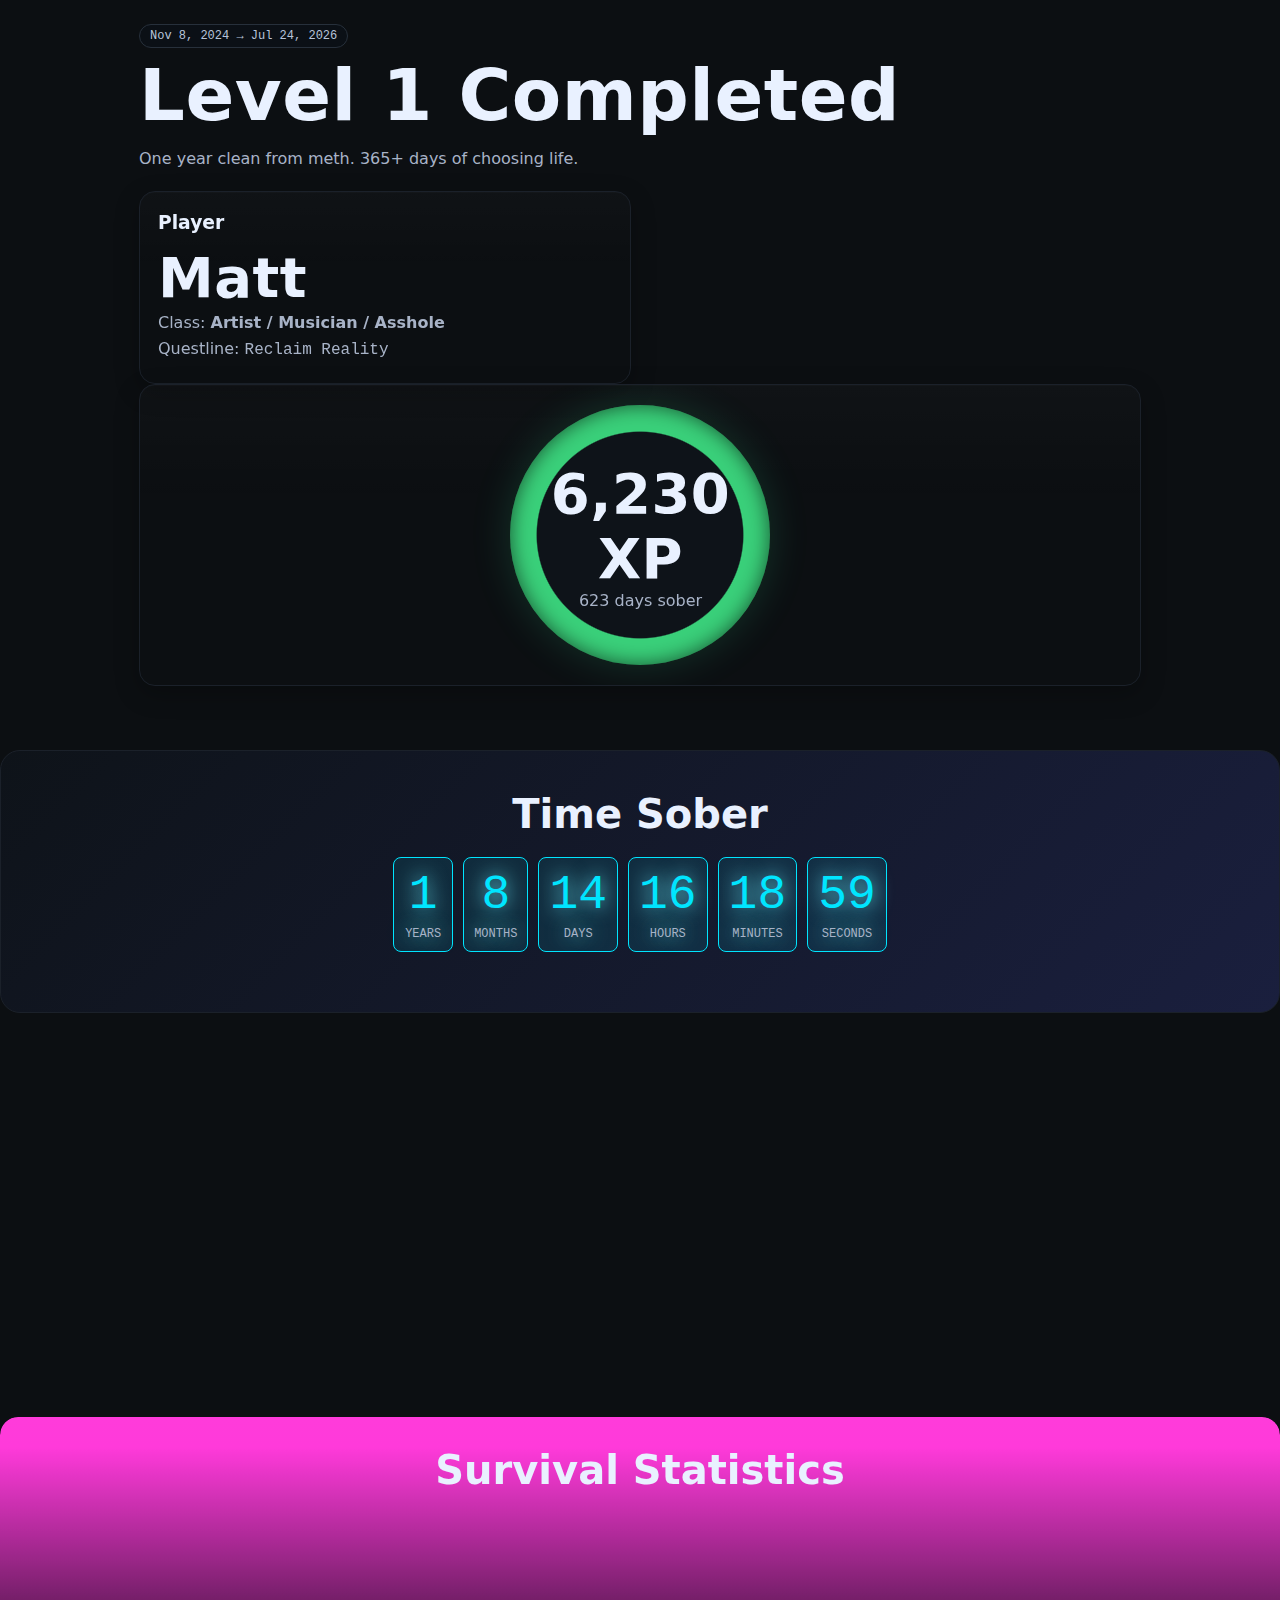
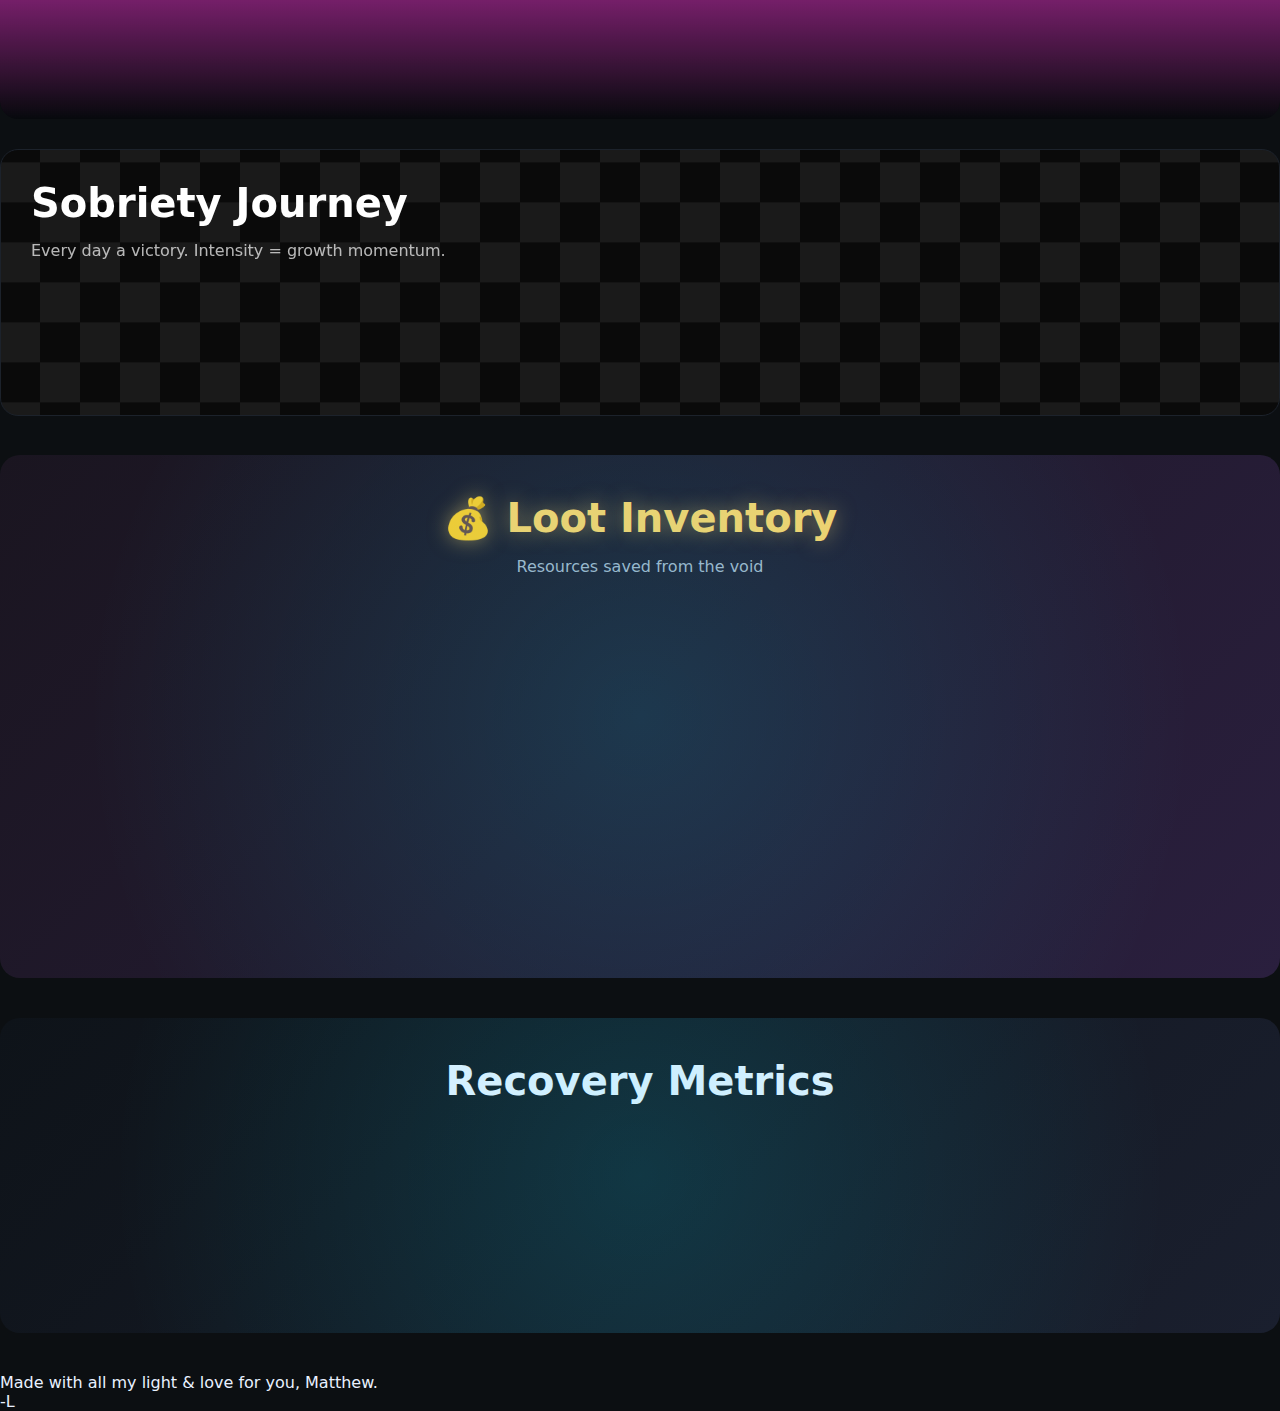
<file: index.html>
<!DOCTYPE html>
<html lang="en">
<head>
<meta charset="utf-8" />
<meta name="viewport" content="width=device-width, initial-scale=1" />
<title>Level 1 Completed — Matt's One Year Sober</title>
<link href="https://fonts.googleapis.com/css2?family=Dancing+Script:wght@400;700&display=swap" rel="stylesheet">
<style>
  :root{
    --bg:#0c0f12;
    --ink:#0a0a0c;
    --card:#11151a;
    --text:#e9f1ff;
    --muted:#a8b3c7;
    --neon:#00e5ff;
    --neon2:#ff2bd6;
    --glow:#6df0ff;
    --gold:#ffd166;
    --green:#3ad07a;
    --red:#ff6b6b;
    --orange:#ff9f1a;
    --legendary:#9945ff;
    --neon-orange: #FF4500;
    --neon-fuchsia: #FF1493;
    --dark-cyan: #008B8B;
    --neon-purple: #9370DB;
    --neon-lime: #32CD32;
    --grey-black: #2C2C2C;
    --black: #000000;
  }
  
  *{box-sizing:border-box}
  html,body{margin:0;background:var(--bg);color:var(--text);font-family:"Inter",system-ui,-apple-system,Segoe UI,Roboto,Arial,sans-serif;overflow-x:hidden}
  html { scroll-snap-type: y mandatory; scroll-behavior: smooth; }
  .wrap{max-width:1050px;margin:0 auto;padding:24px;position:relative}
  h1,h2,h3{font-family:"Space Grotesk",system-ui,sans-serif;margin:0 0 12px}
  h1{font-size:clamp(38px,6vw,72px);line-height:1.05;letter-spacing:.5px}
  h2{font-size:clamp(24px,3.6vw,40px)}
  p{color:var(--muted);line-height:1.6;margin:0}

  /* ====== RADIAL BURST BACKGROUND ====== */
  .burst-container{
    position:fixed;
    inset:0;
    z-index:-2;
    overflow:hidden;
  }
  
  .burst{
    position:absolute;
    width:200%;
    height:200%;
    top:50%;
    left:50%;
    transform:translate(-50%, -50%) scale(0);
    background:
      radial-gradient(circle at 50% 50%, rgba(255,43,214,.15) 0%, transparent 30%),
      radial-gradient(circle at 50% 50%, rgba(0,229,255,.12) 10%, transparent 40%),
      radial-gradient(circle at 50% 50%, rgba(255,195,0,.08) 20%, transparent 50%);
    animation: radialExpand 3s ease-out forwards;
    filter: blur(1px);
  }
  
  @keyframes radialExpand {
    to {
      transform: translate(-50%, -50%) scale(1.5);
    }
  }

  /* ====== STRING/WEB LINES ====== */
  .string-container{
    position:fixed;
    inset:0;
    z-index:-1;
    pointer-events:none;
    overflow:hidden;
  }
  
  .string-line{
    position:absolute;
    height:1px;
    background:linear-gradient(90deg, transparent, var(--neon2), transparent);
    opacity:0;
    transform-origin:left center;
    animation: stringPull 2s ease-out forwards;
  }
  
  .string-line:nth-child(1){
    top:20%;left:-100%;right:-100%;
    animation-delay:0.2s;
    transform:rotate(-15deg);
  }
  
  .string-line:nth-child(2){
    top:40%;left:-100%;right:-100%;
    animation-delay:0.4s;
    transform:rotate(10deg);
  }
  
  .string-line:nth-child(3){
    top:60%;left:-100%;right:-100%;
    animation-delay:0.6s;
    transform:rotate(-8deg);
  }
  
  .string-line:nth-child(4){
    top:80%;left:-100%;right:-100%;
    animation-delay:0.8s;
    transform:rotate(5deg);
  }
  
  @keyframes stringPull {
    0% {
      opacity:0;
      transform:scaleX(0) rotate(var(--rotate, 0deg));
    }
    50% {
      opacity:0.6;
    }
    100% {
      opacity:0.3;
      transform:scaleX(1) rotate(0deg);
    }
  }

  /* ====== CHECKERBOARD WITH DISTORTION ====== */
  .checker{
    --size:40px;
    position:relative;
    background:
      repeating-conic-gradient(#1a1a1a 0% 25%, #0a0a0a 0% 50%) 50% / calc(var(--size)*2) calc(var(--size)*2);
    border-radius:18px;
    border:1px solid #1c222b;
    padding:30px;
    margin:30px 0;
    transform-style:preserve-3d;
    perspective:1000px;
    transition:transform 0.6s cubic-bezier(0.4, 0, 0.2, 1);
    will-change:transform;
  }
  
  .checker.in-view{
    animation: checkerWarp 2s ease-out;
  }
  
  @keyframes checkerWarp {
    0% {
      transform:perspective(1000px) rotateX(45deg) scale(0.8);
      opacity:0;
    }
    50% {
      transform:perspective(1000px) rotateX(15deg) scale(0.95);
    }
    100% {
      transform:perspective(1000px) rotateX(0) scale(1);
      opacity:1;
    }
  }

  /* ====== DRIP TRANSITION EFFECT ====== */
  .drip-section{
    position:relative;
    overflow:hidden;
    border-radius:18px;
    background:linear-gradient(180deg,#0e1319,#07090d);
    margin:30px 0;
    padding:30px;
  }
  
  .drip-mask{
    position:absolute;
    top:-100%;
    left:0;
    right:0;
    height:200%;
    background:linear-gradient(180deg, 
      transparent 0%, 
      var(--neon2) 45%, 
      var(--neon2) 55%, 
      transparent 100%);
    animation: dripDown 1.5s cubic-bezier(0.7, 0, 0.3, 1) forwards;
    mix-blend-mode:screen;
    pointer-events:none;
  }
  
  @keyframes dripDown {
    to {
      top:100%;
    }
  }

  /* ====== CARDS WITH PARALLAX ====== */
  .card{
    background:linear-gradient(180deg, rgba(255,255,255,.02), rgba(255,255,255,0) 40%);
    border:1px solid #1b212a;
    border-radius:16px;
    padding:20px 18px;
    box-shadow:0 8px 24px rgba(0,0,0,.25), inset 0 1px 0 rgba(255,255,255,.02);
    backdrop-filter: blur(4px);
    position:relative;
    overflow:hidden;
    transform:translateY(50px);
    opacity:0;
    transition:all 0.8s cubic-bezier(0.4, 0, 0.2, 1);
  }
  
  .card.visible{
    transform:translateY(0);
    opacity:1;
  }
  
  .card::before{
    content:"";
    position:absolute;
    top:-50%;
    left:-50%;
    width:200%;
    height:200%;
    background:radial-gradient(circle, rgba(255,255,255,0.05) 0%, transparent 70%);
    opacity:0;
    transition:opacity 0.3s;
    pointer-events:none;
  }
  
  .card:hover::before{
    opacity:1;
  }

  /* ====== SVG PATH ANIMATIONS ====== */
  .svg-container{
    position:absolute;
    top:0;
    left:0;
    width:100%;
    height:100%;
    pointer-events:none;
    z-index:-1;
  }
  
  .path-draw{
    stroke:var(--neon);
    stroke-width:2;
    fill:none;
    stroke-dasharray:1000;
    stroke-dashoffset:1000;
    opacity:0.3;
    filter:drop-shadow(0 0 10px var(--neon));
  }
  
  .path-draw.animate{
    animation: drawPath 2s ease-out forwards;
  }
  
  @keyframes drawPath {
    to {
      stroke-dashoffset:0;
    }
  }

  /* ====== LIQUID MORPH SECTIONS ====== */
  .liquid-section{
    position:relative;
    padding:40px 20px;
    margin:40px 0;
    background:linear-gradient(135deg, #0e1319 0%, #1a1f2e 100%);
    border-radius:20px;
    overflow:hidden;
  }
  
  .liquid-section::before{
    content:"";
    position:absolute;
    top:-50%;
    left:-50%;
    width:200%;
    height:200%;
    background:radial-gradient(circle at var(--mouse-x, 50%) var(--mouse-y, 50%), 
      rgba(0,229,255,0.15) 0%, 
      transparent 40%);
    transition:all 0.3s ease;
    pointer-events:none;
  }

  /* ====== RADIAL REVEAL ELEMENTS ====== */
  .radial-reveal{
    position:relative;
    opacity:0;
    transform:scale(0.8);
    transition:all 1s cubic-bezier(0.4, 0, 0.2, 1);
  }
  
  .radial-reveal.revealed{
    opacity:1;
    transform:scale(1);
  }
  
  .radial-reveal::after{
    content:"";
    position:absolute;
    inset:-20px;
    background:radial-gradient(circle at center, transparent 0%, var(--bg) 70%);
    z-index:-1;
    opacity:0;
    animation: radialPulse 2s ease-out;
  }
  
  @keyframes radialPulse {
    0% {
      transform:scale(0);
      opacity:1;
    }
    100% {
      transform:scale(1.5);
      opacity:0;
    }
  }

  /* ====== GRID AND LAYOUT ====== */
  .grid{display:grid;gap:18px}
  @media(min-width:860px){ 
    .grid.cols-2{grid-template-columns:1fr 1fr} 
    .grid.cols-3{grid-template-columns:repeat(3,1fr)} 
  }

  /* ====== SPECIAL ELEMENTS ====== */
  .tag{
    display:inline-block;
    font-size:12px;
    padding:4px 10px;
    border-radius:999px;
    border:1px solid #27303b;
    color:#b7c4da;
    background:#0b1016;
  }
  
  .big{
    font-size:clamp(32px,5vw,56px);
    font-weight:700;
    letter-spacing:.5px;
  }
  
  .mono{
    font-family: ui-monospace, SFMono-Regular, Menlo, Consolas, monospace;
  }

  /* ====== PROGRESS RING WITH ANIMATION ====== */
  .ring{
    width:min(260px,60vw);
    aspect-ratio:1;
    border-radius:50%;
    display:grid;
    place-items:center;
    position:relative;
    margin:auto;
    background:
      radial-gradient(closest-side,#0e1319 79%, transparent 80% 100%),
      conic-gradient(from 0deg, var(--green) calc(var(--progress, 0) * 1%), rgba(255,255,255,.08) 0);
    box-shadow:0 0 40px rgba(61, 255, 177, .15), inset 0 0 20px rgba(0,0,0,.6);
    transform:rotate(-90deg);
    transition:--progress 2s ease-out;
  }
  
  .ring > div{
    transform:rotate(90deg);
  }
  
  @property --progress {
    syntax: '<number>';
    initial-value: 0;
    inherits: false;
  }

  /* ====== BARS ====== */
  .bar{
    height:10px;
    border-radius:999px;
    background:#0b1117;
    border:1px solid #1c2430;
    overflow:hidden;
    position:relative;
  }
  
  .bar>span{
    display:block;
    height:100%;
    background:linear-gradient(90deg,var(--neon),var(--glow));
    box-shadow:0 0 16px var(--glow);
    transform:scaleX(0);
    transform-origin:left;
    transition:transform 1.5s cubic-bezier(0.4, 0, 0.2, 1);
  }
  
  .bar.animate>span{
    transform:scaleX(var(--width, 1));
  }

  /* ====== HEATMAP ====== */
  .heatmap{
    display:grid;
    grid-template-columns:repeat(auto-fill,minmax(15px,1fr));
    gap:2px;
    margin-top:20px;
  }
  
  .heat-cell{
    aspect-ratio:1;
    border-radius:2px;
    background:#0b1117;
    opacity:0;
    transform:scale(0);
    animation: cellPop 0.5s cubic-bezier(0.4, 0, 0.2, 1) forwards;
    animation-delay:calc(var(--index) * 0.002s);
  }
  
  @keyframes cellPop {
    to {
      opacity:1;
      transform:scale(1);
    }
  }
  
  .heat-cell.low{background:#1c3a3a}
  .heat-cell.med{background:#2d5a5a}
  .heat-cell.high{background:#3ad07a}
  .heat-cell.peak{
    background:#00e5ff;
    box-shadow:0 0 8px #00e5ff;
    animation: cellPop 0.5s cubic-bezier(0.4, 0, 0.2, 1) forwards, glow 2s ease-in-out infinite;
  }
  
  @keyframes glow {
    0%, 100% {
      box-shadow:0 0 8px #00e5ff;
    }
    50% {
      box-shadow:0 0 20px #00e5ff, 0 0 40px rgba(0,229,255,0.5);
    }
  }

  /* ====== TIMER SECTION ====== */
  .timer-section {
    text-align: center;
    padding: 40px 20px;
    margin: 40px 0;
    background: linear-gradient(135deg, #0e1319 0%, #1a1f3e 100%);
    border-radius: 20px;
    border: 1px solid #1b212a;
  }
  
  .timer-display {
    font-family: "Orbitron", monospace;
    font-size: clamp(24px, 4vw, 48px);
    color: var(--neon);
    text-shadow: 0 0 20px var(--glow);
    margin: 20px 0;
    display: flex;
    justify-content: center;
    gap: 10px;
    flex-wrap: wrap;
  }
  
  .timer-unit {
    background: rgba(0, 229, 255, 0.1);
    border: 1px solid var(--neon);
    border-radius: 8px;
    padding: 10px;
    min-width: 60px;
  }
  
  .timer-label {
    font-size: 12px;
    color: var(--muted);
    margin-top: 5px;
    text-transform: uppercase;
  }
  
  /* ====== STATS SECTION ====== */
  .stats-section {
    padding: 40px 20px;
    margin: 40px 0;
    background: linear-gradient(135deg, #1a1520 0%, #2a1f3e 100%);
    border-radius: 20px;
    border: 1px solid #27303b;
  }
  
  .stats-grid {
    display: grid;
    gap: 20px;
    grid-template-columns: 1fr;
  }
  
  @media (min-width: 600px) {
    .stats-grid {
      grid-template-columns: 1fr 1fr;
    }
  }

  /* ====== UTILITIES ====== */
  .center{text-align:center}
  .muted{color:var(--muted)}
  
  .pulse{
    animation:pulse 2s infinite;
  }
  
  @keyframes pulse{
    0%,100%{transform:scale(1);opacity:1}
    50%{transform:scale(1.05);opacity:.9}
  }

  @keyframes fall {
    to {
      transform: translateY(100vh) rotate(360deg);
      opacity: 0;
    }
  }
</style>
</head>
<body>

<!-- Animated Background Elements -->
<div class="burst-container">
  <div class="burst"></div>
</div>

<div class="string-container">
  <div class="string-line"></div>
  <div class="string-line"></div>
  <div class="string-line"></div>
  <div class="string-line"></div>
</div>

<!-- SVG Paths -->
<svg class="svg-container" viewBox="0 0 1200 800" preserveAspectRatio="none">
  <path class="path-draw" d="M0,400 Q300,200 600,400 T1200,400" />
  <path class="path-draw" d="M0,200 Q300,400 600,200 T1200,200" style="animation-delay:0.5s" />
</svg>

<div class="wrap">
  <!-- ===== HERO WITH RADIAL REVEAL ===== -->
  <section class="radial-reveal" id="hero">
    <span class="tag mono">Nov 8, 2024 → Nov 8, 2025</span>
    <h1 style="margin-top:10px">Level 1 Completed</h1>
    <p class="muted" style="margin-bottom:8px">One year clean from meth. 365+ days of choosing life.</p>

    <div class="grid cols-2" style="margin-top:20px">
      <div class="card">
        <h3>Player</h3>
        <div class="big">Matt</div>
        <p class="muted">Class: <strong>Artist / Musician / Asshole</strong></p>
        <p class="muted">Questline: <span class="mono">Reclaim Reality</span></p>
      </div>
      </div>

      <div class="card center">
        <div class="ring" style="--progress:0">
          <div style="z-index:1;position:relative">
            <div class="big">3,650 XP</div>
            <div class="muted">365 / 365 days</div>
          </div>
        </div>
      </div>
    </div>
  </section>

  <!-- ===== SOBRIETY TIMER ===== -->
  <section class="timer-section radial-reveal">
    <h2>Time Sober</h2>
    <div class="timer-display" id="sobriety-timer">
      <div class="timer-unit">
        <div>0</div>
        <div class="timer-label">Years</div>
      </div>
      <div class="timer-unit">
        <div>0</div>
        <div class="timer-label">Months</div>
      </div>
      <div class="timer-unit">
        <div>0</div>
        <div class="timer-label">Days</div>
      </div>
      <div class="timer-unit">
        <div>0</div>
        <div class="timer-label">Hours</div>
      </div>
      <div class="timer-unit">
        <div>0</div>
        <div class="timer-label">Minutes</div>
      </div>
      <div class="timer-unit">
        <div>0</div>
        <div class="timer-label">Seconds</div>
      </div>
    </div>
  </section>

  <!-- ===== MILESTONE STATS ===== -->
  <section class="stats-section radial-reveal">
    <h2>Milestone Stats</h2>
    <div class="stats-grid">
      <div class="card center">
        <div class="tag mono pulse" style="background:linear-gradient(90deg,#ff2bd6,#00e5ff);color:#fff;border:none;font-size:14px;padding:8px 16px;margin-bottom:15px">
          🏆 LEGENDARY ACHIEVEMENT: Only 12% make it this far
        </div>
        <p class="muted">Surviving 1 year clean is rare. Most relapse within the first year.</p>
      </div>
      
      <div class="card">
        <h3>Relapse Resistance</h3>
        <div class="big">88%</div>
        <p class="muted">Beat the odds - 88% relapse rate for meth addiction</p>
        <div class="bar" style="margin-top:8px">
          <span style="--width:0.88;background:linear-gradient(90deg,#ff6b6b,#ff2bd6)"></span>
        </div>
      </div>
    </div>
  </section>

  <!-- ===== DRIP TRANSITION SECTION ===== -->
  <section class="drip-section">
    <div class="drip-mask"></div>
    <h2 style="text-align:center;position:relative;z-index:1">Survival Statistics</h2>
    <div class="grid cols-3" style="position:relative;z-index:1">
      <div class="card">
        <h3>Rarity Level</h3>
        <div class="big">1 in 8</div>
        <p class="muted">achieve 1 year clean</p>
      </div>
      
      <div class="card">
        <h3>Withdrawal Boss</h3>
        <div class="big">90 days</div>
        <p class="muted">survived acute + early PAWS phase</p>
        <div class="bar" style="margin-top:8px">
          <span style="--width:1;background:linear-gradient(90deg,#ff2bd6,#ff6b6b)"></span>
        </div>
      </div>
      
      <div class="card">
        <h3>Life Reclaimed</h3>
        <div class="big">+7 years</div>
        <p class="muted">potential added back</p>
        <div class="bar" style="margin-top:8px">
          <span style="--width:1;background:linear-gradient(90deg,#00e5ff,#6df0ff)"></span>
        </div>
      </div>
    </div>
  </section>

  <!-- ===== CHECKERBOARD DISTORTION ===== -->
  <section class="checker">
    <h2 style="color:#fff">Sobriety Journey</h2>
    <p style="color:rgba(255,255,255,0.7)">Every day a victory. Intensity = growth momentum.</p>
    <div class="heatmap" id="heatmap"></div>
  </section>

  <!-- ===== RPG LOOT INVENTORY ===== -->
  <section class="liquid-section" style="background:linear-gradient(135deg, #1a1520 0%, #2a1f3e 100%); position: relative;">
    <h2 style="text-align:center;color:#ffd166;text-shadow:0 0 20px rgba(255,209,102,0.5)">💰 Loot Inventory</h2>
    <p class="center muted" style="margin-bottom:20px">Resources saved from the void</p>
    
    <!-- Orange/Fuchsia overlay for pop -->
    <div style="position: absolute; top: 0; left: 0; width: 100%; height: 100%; background: linear-gradient(45deg, rgba(255,69,0,0.03), rgba(255,20,147,0.03)); pointer-events: none; z-index: -1;"></div>
    
    <div class="grid cols-3">
      <div class="card" style="border:2px solid #ffd166;background:linear-gradient(180deg, rgba(255,209,102,0.05), transparent)">
        <div style="display:flex;align-items:center;gap:10px;margin-bottom:10px">
          <span style="font-size:24px">🪙</span>
          <h3 style="margin:0;color:#ffd166">Gold Per Month</h3>
        </div>
        <div class="big" style="color:#ffd166">800-1,200</div>
        <p class="muted" style="font-size:11px">Currency recovered monthly</p>
        <div class="bar" style="background:rgba(255,209,102,0.1);border-color:#ffd166">
          <span style="--width:0.75;background:linear-gradient(90deg,#ffd166,#ffed4e)"></span>
        </div>
      </div>
      
      <div class="card" style="border:2px solid #9945ff;background:linear-gradient(180deg, rgba(153,69,255,0.05), transparent)">
        <div style="display:flex;align-items:center;gap:10px;margin-bottom:10px">
          <span style="font-size:24px">💎</span>
          <h3 style="margin:0;color:#9945ff">Epic Treasure</h3>
        </div>
        <div class="big" style="color:#9945ff">14,400</div>
        <p class="muted" style="font-size:11px">Total gold accumulated (ongoing)</p>
        <span class="tag" style="background:#9945ff;color:#fff;border:none">LEGENDARY ITEM</span>
      </div>
      
      <div class="card" style="border:2px solid #00e5ff;background:linear-gradient(180deg, rgba(0,229,255,0.05), transparent)">
        <div style="display:flex;align-items:center;gap:10px;margin-bottom:10px">
          <span style="font-size:24px">⚔️</span>
          <h3 style="margin:0;color:#00e5ff">Equipment Unlocked</h3>
        </div>
        <ul style="list-style:none;padding:0;margin:10px 0;font-size:13px">
          <li style="color:#00e5ff;margin:4px 0">✓ Studio Monitors</li>
          <li style="color:#00e5ff;margin:4px 0">✓ DJ Controller</li>
          <li style="color:#00e5ff;margin:4px 0">✓ Art Supplies</li>
          <li style="color:#00e5ff;margin:4px 0">✓ Gaming Rig Upgrade</li>
        </ul>
      </div>
    </div>
    
    <div class="grid cols-2" style="margin-top:20px">
      <div class="card" style="border:1px solid #3ad07a">
        <div style="display:flex;align-items:center;gap:10px;margin-bottom:10px">
          <span style="font-size:20px">🧪</span>
          <h3 style="margin:0;color:#3ad07a">Health Potions</h3>
        </div>
        <div style="display:flex;gap:5px;margin:10px 0">
          <span style="font-size:24px">❤️❤️❤️❤️❤️</span>
        </div>
        <p class="muted" style="font-size:11px">+7 years life expectancy restored</p>
      </div>
      
      <div class="card" style="border:1px solid #ff6b6b">
        <div style="display:flex;align-items:center;gap:10px;margin-bottom:10px">
          <span style="font-size:20px">🛡️</span>
          <h3 style="margin:0;color:#ff6b6b">Defense Stats</h3>
        </div>
        <p class="muted" style="font-size:11px;margin:5px 0">Resistance to relapse: 88%</p>
        <div class="bar" style="background:rgba(255,107,107,0.1)">
          <span style="--width:0.88;background:linear-gradient(90deg,#ff6b6b,#ff2bd6)"></span>
        </div>
      </div>
    </div>
  </section>

  <!-- ===== RECOVERY METRICS ===== -->
  <section class="liquid-section">
    <h2 style="text-align:center">Recovery Metrics</h2>
    <div class="grid cols-3">
      <div class="card">
        <h3>Mental Clarity</h3>
        <div class="big">⭐⭐⭐⭐⭐</div>
        <p class="muted">fog → laser focus</p>
        <div class="bar">
          <span style="--width:1;background:var(--green)"></span>
        </div>
      </div>
      <div class="card">
        <h3>Physical Energy</h3>
        <div class="big">⭐⭐⭐⭐½</div>
        <p class="muted">exhaustion → vitality</p>
        <div class="bar">
          <span style="--width:0.9;background:var(--gold)"></span>
        </div>
      </div>
      <div class="card">
        <h3>Emotional Balance</h3>
        <div class="big">⭐⭐⭐⭐</div>
        <p class="muted">chaos → stability</p>
        <div class="bar">
          <span style="--width:0.8;background:var(--neon)"></span>
        </div>
      </div>
    </div>
  </section>

  <footer>
    Made with all my light & love for you, Matthew.
    <br>
    -L
  </footer>

</div>

<script>
// ===== INTERSECTION OBSERVER FOR ANIMATIONS =====
const observerOptions = {
  threshold: 0.1,
  rootMargin: '0px 0px -50px 0px'
};

// Radial reveal observer
const radialObserver = new IntersectionObserver((entries) => {
  entries.forEach(entry => {
    if (entry.isIntersecting) {
      entry.target.classList.add('revealed');
      radialObserver.unobserve(entry.target);
    }
  });
}, observerOptions);

document.querySelectorAll('.radial-reveal').forEach(el => {
  radialObserver.observe(el);
});

// Card visibility observer
const cardObserver = new IntersectionObserver((entries) => {
  entries.forEach(entry => {
    if (entry.isIntersecting) {
      entry.target.classList.add('visible');
      // Animate bars inside cards
      entry.target.querySelectorAll('.bar').forEach(bar => {
        bar.classList.add('animate');
      });
      cardObserver.unobserve(entry.target);
    }
  });
}, observerOptions);

document.querySelectorAll('.card').forEach(el => {
  cardObserver.observe(el);
});

// Checkerboard warp observer
const checkerObserver = new IntersectionObserver((entries) => {
  entries.forEach(entry => {
    if (entry.isIntersecting) {
      entry.target.classList.add('in-view');
      checkerObserver.unobserve(entry.target);
    }
  });
}, observerOptions);

document.querySelectorAll('.checker').forEach(el => {
  checkerObserver.observe(el);
});

// SVG path animation observer
const pathObserver = new IntersectionObserver((entries) => {
  entries.forEach(entry => {
    if (entry.isIntersecting) {
      document.querySelectorAll('.path-draw').forEach(path => {
        path.classList.add('animate');
      });
      pathObserver.disconnect();
    }
  });
}, observerOptions);

pathObserver.observe(document.querySelector('#hero'));

// ===== PROGRESS RING ANIMATION =====
const ringObserver = new IntersectionObserver((entries) => {
  entries.forEach(entry => {
    if (entry.isIntersecting) {
      setTimeout(() => {
        entry.target.style.setProperty('--progress', '100');
      }, 500);
      ringObserver.unobserve(entry.target);
    }
  });
}, observerOptions);

document.querySelectorAll('.ring').forEach(el => {
  ringObserver.observe(el);
});

// ===== LIQUID MORPH MOUSE TRACKING =====
document.querySelectorAll('.liquid-section').forEach(section => {
  section.addEventListener('mousemove', (e) => {
    const rect = section.getBoundingClientRect();
    const x = ((e.clientX - rect.left) / rect.width) * 100;
    const y = ((e.clientY - rect.top) / rect.height) * 100;
    section.style.setProperty('--mouse-x', `${x}%`);
    section.style.setProperty('--mouse-y', `${y}%`);
  });
});

// ===== PARALLAX SCROLL EFFECT =====
let ticking = false;
function updateParallax() {
  const scrolled = window.pageYOffset;
  
  // Move strings at different speeds
  document.querySelectorAll('.string-line').forEach((line, index) => {
    const speed = 0.5 + (index * 0.1);
    line.style.transform = `translateX(${scrolled * speed}px) rotate(${(index - 2) * 5}deg)`;
  });
  
  // Rotate burst slowly
  const burst = document.querySelector('.burst');
  if (burst) {
    burst.style.transform = `translate(-50%, -50%) scale(1.5) rotate(${scrolled * 0.1}deg)`;
  }
  
  ticking = false;
}

function requestTick() {
  if (!ticking) {
    requestAnimationFrame(updateParallax);
    ticking = true;
  }
}

window.addEventListener('scroll', requestTick);

// ===== DRIP ANIMATION TRIGGER =====
const dripObserver = new IntersectionObserver((entries) => {
  entries.forEach(entry => {
    if (entry.isIntersecting) {
      const mask = entry.target.querySelector('.drip-mask');
      if (mask) {
        mask.style.animation = 'dripDown 1.5s cubic-bezier(0.7, 0, 0.3, 1) forwards';
      }
      dripObserver.unobserve(entry.target);
    }
  });
}, observerOptions);

document.querySelectorAll('.drip-section').forEach(el => {
  dripObserver.observe(el);
});

// ===== INITIAL LOAD SEQUENCE =====
window.addEventListener('load', () => {
  // Trigger initial animations
  setTimeout(() => {
    document.body.style.opacity = '1';
  }, 100);
  
  // Calculate and update sobriety stats
  const startDate = new Date('2024-11-08');
  const today = new Date();
  const daysSober = Math.floor((today - startDate) / (1000 * 60 * 60 * 24));
  
  // Update date range tag
  const tag = document.querySelector('.tag.mono');
  if (tag) {
    const endDate = today.toLocaleDateString('en-US', { month: 'short', day: 'numeric', year: 'numeric' });
    tag.textContent = `Nov 8, 2024 → ${endDate}`;
  }
  
  // Update XP and days in ring
  const xpElement = document.querySelector('.ring .big');
  const daysElement = document.querySelector('.ring .muted');
  if (xpElement && daysElement) {
    const xp = daysSober * 10;
    xpElement.textContent = `${xp.toLocaleString()} XP`;
    daysElement.textContent = `${daysSober} days sober`;
  }
  
  // Generate heatmap for days sober
  const heatmap = document.getElementById('heatmap');
  const maxCells = Math.min(daysSober, 365);
  for(let i = 0; i < maxCells; i++) {
    const cell = document.createElement('div');
    cell.className = 'heat-cell';
    cell.style.setProperty('--index', i);
    
    if(i < 30) cell.classList.add('low');
    else if(i < 90) cell.classList.add('med');
    else if(i < 180) cell.classList.add('high');
    else if(i >= 180 && Math.random() > 0.2) cell.classList.add('peak');
    else cell.classList.add('high');
    
    heatmap.appendChild(cell);
  }
  
  // Start live timer
  startSobrietyTimer();
  
  // Confetti animation (added grey-black for contrast)
  confetti();
});

// ===== SOBRIETY TIMER FUNCTION =====
function startSobrietyTimer() {
  const startDate = new Date('2024-11-08');
  const timerElement = document.getElementById('sobriety-timer');
  const units = timerElement.querySelectorAll('.timer-unit div:first-child');
  
  function updateTimer() {
    const now = new Date();
    const diff = now - startDate;
    
    const years = Math.floor(diff / (1000 * 60 * 60 * 24 * 365.25));
    const months = Math.floor((diff % (1000 * 60 * 60 * 24 * 365.25)) / (1000 * 60 * 60 * 24 * 30.44));
    const days = Math.floor((diff % (1000 * 60 * 60 * 24 * 30.44)) / (1000 * 60 * 60 * 24));
    const hours = Math.floor((diff % (1000 * 60 * 60 * 24)) / (1000 * 60 * 60));
    const minutes = Math.floor((diff % (1000 * 60 * 60)) / (1000 * 60));
    const seconds = Math.floor((diff % (1000 * 60)) / 1000);
    
    const values = [years, months, days, hours, minutes, seconds];
    units.forEach((unit, index) => {
      unit.textContent = values[index];
    });
  }
  
  updateTimer(); // Initial update
  setInterval(updateTimer, 1000); // Update every second
}

// Confetti function (enhanced with grey-black)
function confetti() {
  const colors = ['#FF4500', '#FF1493', '#008B8B', '#9370DB', '#32CD32', '#2C2C2C'];
  for (let i = 0; i < 100; i++) {
    const conf = document.createElement('div');
    conf.style.position = 'fixed';
    conf.style.left = Math.random() * 100 + 'vw';
    conf.style.top = '-10px';
    conf.style.width = '10px';
    conf.style.height = '10px';
    conf.style.background = colors[Math.floor(Math.random() * colors.length)];
    conf.style.pointerEvents = 'none';
    conf.style.zIndex = '1000';
    conf.style.animation = `fall ${Math.random() * 3 + 2}s linear forwards`;
    document.body.appendChild(conf);
    
    setTimeout(() => conf.remove(), 5000);
  }
}
</script>

</body>
</html>
</file>
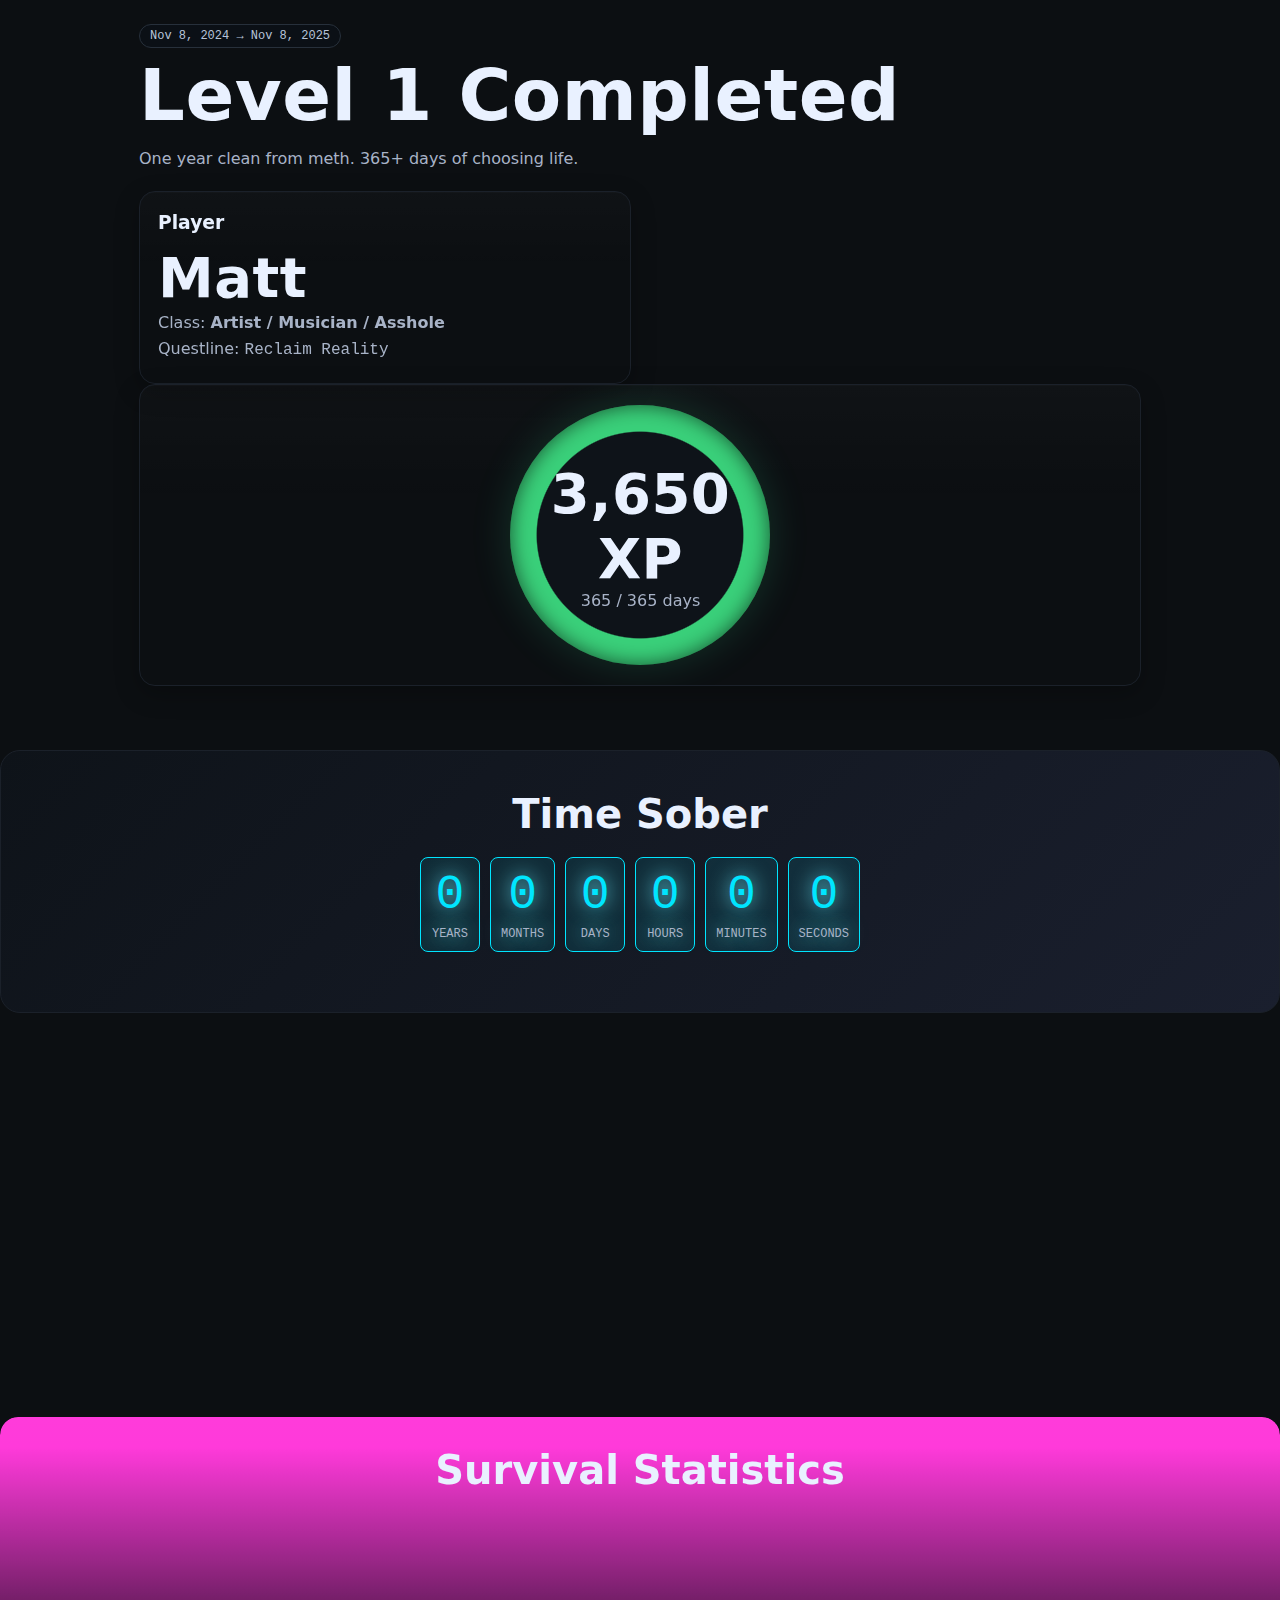
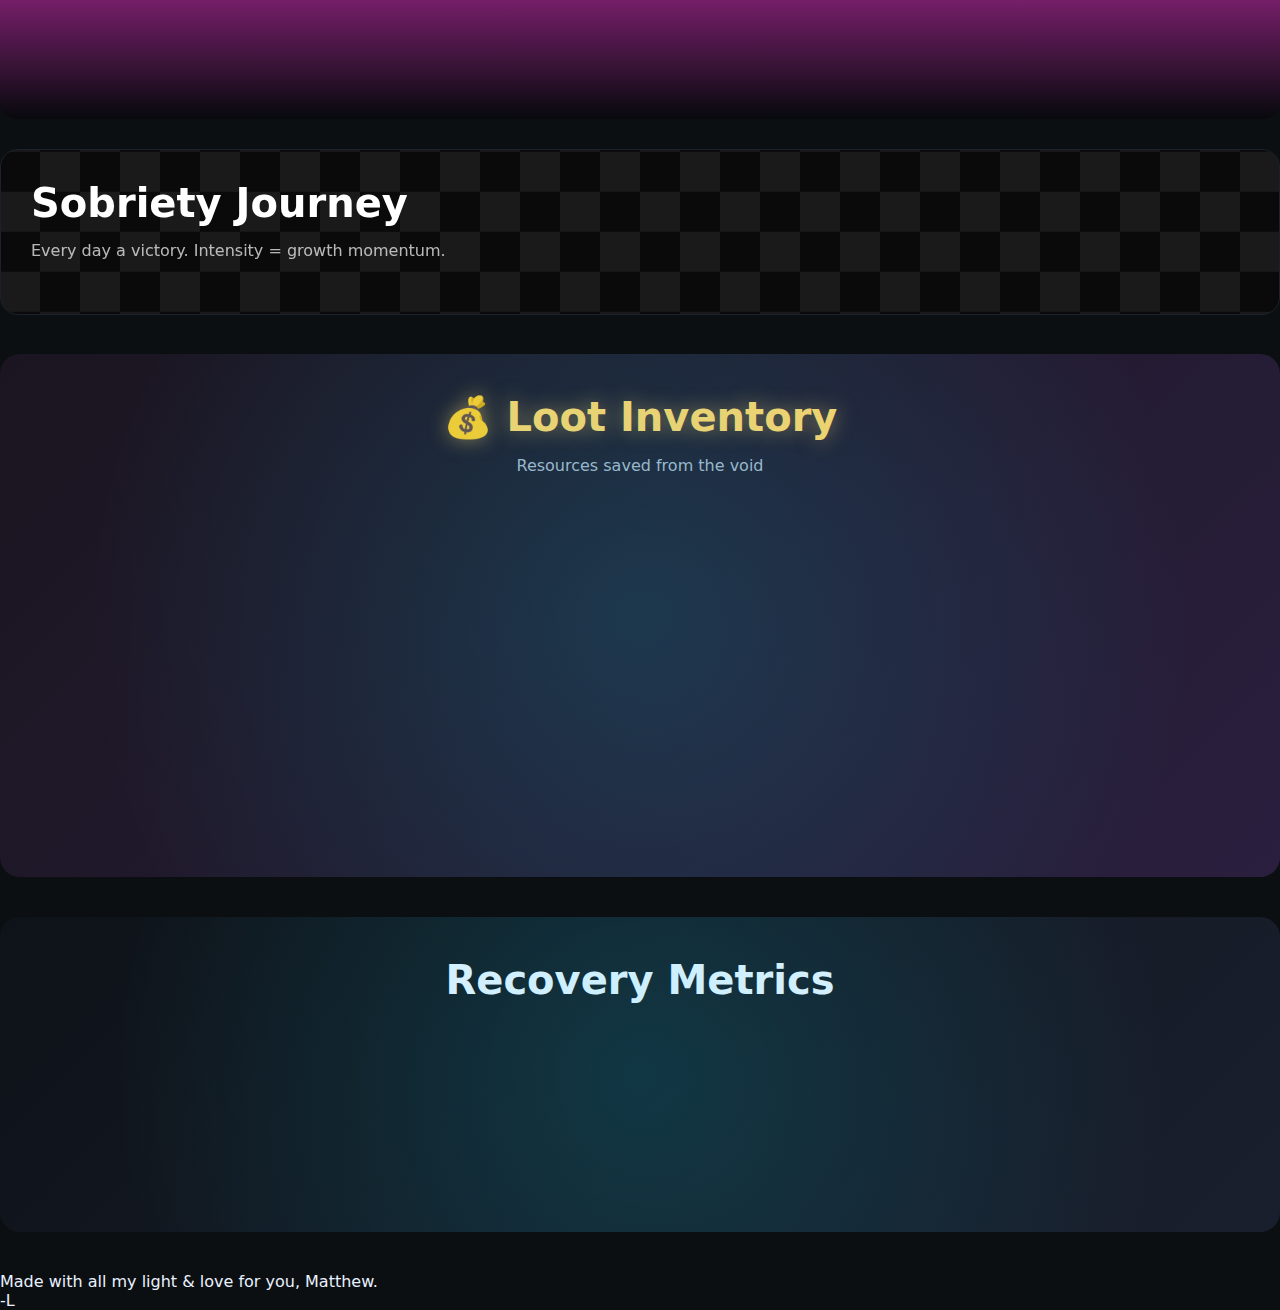
<file: sobriety-animated.html>
<!DOCTYPE html>
<html lang="en">
<head>
<meta charset="utf-8" />
<meta name="viewport" content="width=device-width, initial-scale=1" />
<title>Level 1 Completed — Matt's One Year Sober</title>
<link href="https://fonts.googleapis.com/css2?family=Dancing+Script:wght@400;700&display=swap" rel="stylesheet">
<style>
  :root{
    --bg:#0c0f12;
    --ink:#0a0a0c;
    --card:#11151a;
    --text:#e9f1ff;
    --muted:#a8b3c7;
    --neon:#00e5ff;
    --neon2:#ff2bd6;
    --glow:#6df0ff;
    --gold:#ffd166;
    --green:#3ad07a;
    --red:#ff6b6b;
    --orange:#ff9f1a;
    --legendary:#9945ff;
    --neon-orange: #FF4500;
    --neon-fuchsia: #FF1493;
    --dark-cyan: #008B8B;
    --neon-purple: #9370DB;
    --neon-lime: #32CD32;
    --grey-black: #2C2C2C;
    --black: #000000;
  }
  
  *{box-sizing:border-box}
  html,body{margin:0;background:var(--bg);color:var(--text);font-family:"Inter",system-ui,-apple-system,Segoe UI,Roboto,Arial,sans-serif;overflow-x:hidden}
  html { scroll-snap-type: y mandatory; scroll-behavior: smooth; }
  .wrap{max-width:1050px;margin:0 auto;padding:24px;position:relative}
  h1,h2,h3{font-family:"Space Grotesk",system-ui,sans-serif;margin:0 0 12px}
  h1{font-size:clamp(38px,6vw,72px);line-height:1.05;letter-spacing:.5px}
  h2{font-size:clamp(24px,3.6vw,40px)}
  p{color:var(--muted);line-height:1.6;margin:0}

  /* ====== RADIAL BURST BACKGROUND ====== */
  .burst-container{
    position:fixed;
    inset:0;
    z-index:-2;
    overflow:hidden;
  }
  
  .burst{
    position:absolute;
    width:200%;
    height:200%;
    top:50%;
    left:50%;
    transform:translate(-50%, -50%) scale(0);
    background:
      radial-gradient(circle at 50% 50%, rgba(255,43,214,.15) 0%, transparent 30%),
      radial-gradient(circle at 50% 50%, rgba(0,229,255,.12) 10%, transparent 40%),
      radial-gradient(circle at 50% 50%, rgba(255,195,0,.08) 20%, transparent 50%);
    animation: radialExpand 3s ease-out forwards;
    filter: blur(1px);
  }
  
  @keyframes radialExpand {
    to {
      transform: translate(-50%, -50%) scale(1.5);
    }
  }

  /* ====== STRING/WEB LINES ====== */
  .string-container{
    position:fixed;
    inset:0;
    z-index:-1;
    pointer-events:none;
    overflow:hidden;
  }
  
  .string-line{
    position:absolute;
    height:1px;
    background:linear-gradient(90deg, transparent, var(--neon2), transparent);
    opacity:0;
    transform-origin:left center;
    animation: stringPull 2s ease-out forwards;
  }
  
  .string-line:nth-child(1){
    top:20%;left:-100%;right:-100%;
    animation-delay:0.2s;
    transform:rotate(-15deg);
  }
  
  .string-line:nth-child(2){
    top:40%;left:-100%;right:-100%;
    animation-delay:0.4s;
    transform:rotate(10deg);
  }
  
  .string-line:nth-child(3){
    top:60%;left:-100%;right:-100%;
    animation-delay:0.6s;
    transform:rotate(-8deg);
  }
  
  .string-line:nth-child(4){
    top:80%;left:-100%;right:-100%;
    animation-delay:0.8s;
    transform:rotate(5deg);
  }
  
  @keyframes stringPull {
    0% {
      opacity:0;
      transform:scaleX(0) rotate(var(--rotate, 0deg));
    }
    50% {
      opacity:0.6;
    }
    100% {
      opacity:0.3;
      transform:scaleX(1) rotate(0deg);
    }
  }

  /* ====== CHECKERBOARD WITH DISTORTION ====== */
  .checker{
    --size:40px;
    position:relative;
    background:
      repeating-conic-gradient(#1a1a1a 0% 25%, #0a0a0a 0% 50%) 50% / calc(var(--size)*2) calc(var(--size)*2);
    border-radius:18px;
    border:1px solid #1c222b;
    padding:30px;
    margin:30px 0;
    transform-style:preserve-3d;
    perspective:1000px;
    transition:transform 0.6s cubic-bezier(0.4, 0, 0.2, 1);
    will-change:transform;
  }
  
  .checker.in-view{
    animation: checkerWarp 2s ease-out;
  }
  
  @keyframes checkerWarp {
    0% {
      transform:perspective(1000px) rotateX(45deg) scale(0.8);
      opacity:0;
    }
    50% {
      transform:perspective(1000px) rotateX(15deg) scale(0.95);
    }
    100% {
      transform:perspective(1000px) rotateX(0) scale(1);
      opacity:1;
    }
  }

  /* ====== DRIP TRANSITION EFFECT ====== */
  .drip-section{
    position:relative;
    overflow:hidden;
    border-radius:18px;
    background:linear-gradient(180deg,#0e1319,#07090d);
    margin:30px 0;
    padding:30px;
  }
  
  .drip-mask{
    position:absolute;
    top:-100%;
    left:0;
    right:0;
    height:200%;
    background:linear-gradient(180deg, 
      transparent 0%, 
      var(--neon2) 45%, 
      var(--neon2) 55%, 
      transparent 100%);
    animation: dripDown 1.5s cubic-bezier(0.7, 0, 0.3, 1) forwards;
    mix-blend-mode:screen;
    pointer-events:none;
  }
  
  @keyframes dripDown {
    to {
      top:100%;
    }
  }

  /* ====== CARDS WITH PARALLAX ====== */
  .card{
    background:linear-gradient(180deg, rgba(255,255,255,.02), rgba(255,255,255,0) 40%);
    border:1px solid #1b212a;
    border-radius:16px;
    padding:20px 18px;
    box-shadow:0 8px 24px rgba(0,0,0,.25), inset 0 1px 0 rgba(255,255,255,.02);
    backdrop-filter: blur(4px);
    position:relative;
    overflow:hidden;
    transform:translateY(50px);
    opacity:0;
    transition:all 0.8s cubic-bezier(0.4, 0, 0.2, 1);
  }
  
  .card.visible{
    transform:translateY(0);
    opacity:1;
  }
  
  .card::before{
    content:"";
    position:absolute;
    top:-50%;
    left:-50%;
    width:200%;
    height:200%;
    background:radial-gradient(circle, rgba(255,255,255,0.05) 0%, transparent 70%);
    opacity:0;
    transition:opacity 0.3s;
    pointer-events:none;
  }
  
  .card:hover::before{
    opacity:1;
  }

  /* ====== SVG PATH ANIMATIONS ====== */
  .svg-container{
    position:absolute;
    top:0;
    left:0;
    width:100%;
    height:100%;
    pointer-events:none;
    z-index:-1;
  }
  
  .path-draw{
    stroke:var(--neon);
    stroke-width:2;
    fill:none;
    stroke-dasharray:1000;
    stroke-dashoffset:1000;
    opacity:0.3;
    filter:drop-shadow(0 0 10px var(--neon));
  }
  
  .path-draw.animate{
    animation: drawPath 2s ease-out forwards;
  }
  
  @keyframes drawPath {
    to {
      stroke-dashoffset:0;
    }
  }

  /* ====== LIQUID MORPH SECTIONS ====== */
  .liquid-section{
    position:relative;
    padding:40px 20px;
    margin:40px 0;
    background:linear-gradient(135deg, #0e1319 0%, #1a1f2e 100%);
    border-radius:20px;
    overflow:hidden;
  }
  
  .liquid-section::before{
    content:"";
    position:absolute;
    top:-50%;
    left:-50%;
    width:200%;
    height:200%;
    background:radial-gradient(circle at var(--mouse-x, 50%) var(--mouse-y, 50%), 
      rgba(0,229,255,0.15) 0%, 
      transparent 40%);
    transition:all 0.3s ease;
    pointer-events:none;
  }

  /* ====== RADIAL REVEAL ELEMENTS ====== */
  .radial-reveal{
    position:relative;
    opacity:0;
    transform:scale(0.8);
    transition:all 1s cubic-bezier(0.4, 0, 0.2, 1);
  }
  
  .radial-reveal.revealed{
    opacity:1;
    transform:scale(1);
  }
  
  .radial-reveal::after{
    content:"";
    position:absolute;
    inset:-20px;
    background:radial-gradient(circle at center, transparent 0%, var(--bg) 70%);
    z-index:-1;
    opacity:0;
    animation: radialPulse 2s ease-out;
  }
  
  @keyframes radialPulse {
    0% {
      transform:scale(0);
      opacity:1;
    }
    100% {
      transform:scale(1.5);
      opacity:0;
    }
  }

  /* ====== GRID AND LAYOUT ====== */
  .grid{display:grid;gap:18px}
  @media(min-width:860px){ 
    .grid.cols-2{grid-template-columns:1fr 1fr} 
    .grid.cols-3{grid-template-columns:repeat(3,1fr)} 
  }

  /* ====== SPECIAL ELEMENTS ====== */
  .tag{
    display:inline-block;
    font-size:12px;
    padding:4px 10px;
    border-radius:999px;
    border:1px solid #27303b;
    color:#b7c4da;
    background:#0b1016;
  }
  
  .big{
    font-size:clamp(32px,5vw,56px);
    font-weight:700;
    letter-spacing:.5px;
  }
  
  .mono{
    font-family: ui-monospace, SFMono-Regular, Menlo, Consolas, monospace;
  }

  /* ====== PROGRESS RING WITH ANIMATION ====== */
  .ring{
    width:min(260px,60vw);
    aspect-ratio:1;
    border-radius:50%;
    display:grid;
    place-items:center;
    position:relative;
    margin:auto;
    background:
      radial-gradient(closest-side,#0e1319 79%, transparent 80% 100%),
      conic-gradient(from 0deg, var(--green) calc(var(--progress, 0) * 1%), rgba(255,255,255,.08) 0);
    box-shadow:0 0 40px rgba(61, 255, 177, .15), inset 0 0 20px rgba(0,0,0,.6);
    transform:rotate(-90deg);
    transition:--progress 2s ease-out;
  }
  
  .ring > div{
    transform:rotate(90deg);
  }
  
  @property --progress {
    syntax: '<number>';
    initial-value: 0;
    inherits: false;
  }

  /* ====== BARS ====== */
  .bar{
    height:10px;
    border-radius:999px;
    background:#0b1117;
    border:1px solid #1c2430;
    overflow:hidden;
    position:relative;
  }
  
  .bar>span{
    display:block;
    height:100%;
    background:linear-gradient(90deg,var(--neon),var(--glow));
    box-shadow:0 0 16px var(--glow);
    transform:scaleX(0);
    transform-origin:left;
    transition:transform 1.5s cubic-bezier(0.4, 0, 0.2, 1);
  }
  
  .bar.animate>span{
    transform:scaleX(var(--width, 1));
  }

  /* ====== HEATMAP ====== */
  .heatmap{
    display:grid;
    grid-template-columns:repeat(auto-fill,minmax(15px,1fr));
    gap:2px;
    margin-top:20px;
  }
  
  .heat-cell{
    aspect-ratio:1;
    border-radius:2px;
    background:#0b1117;
    opacity:0;
    transform:scale(0);
    animation: cellPop 0.5s cubic-bezier(0.4, 0, 0.2, 1) forwards;
    animation-delay:calc(var(--index) * 0.002s);
  }
  
  @keyframes cellPop {
    to {
      opacity:1;
      transform:scale(1);
    }
  }
  
  .heat-cell.low{background:#1c3a3a}
  .heat-cell.med{background:#2d5a5a}
  .heat-cell.high{background:#3ad07a}
  .heat-cell.peak{
    background:#00e5ff;
    box-shadow:0 0 8px #00e5ff;
    animation: cellPop 0.5s cubic-bezier(0.4, 0, 0.2, 1) forwards, glow 2s ease-in-out infinite;
  }
  
  @keyframes glow {
    0%, 100% {
      box-shadow:0 0 8px #00e5ff;
    }
    50% {
      box-shadow:0 0 20px #00e5ff, 0 0 40px rgba(0,229,255,0.5);
    }
  }

  /* ====== TIMER SECTION ====== */
  .timer-section {
    text-align: center;
    padding: 40px 20px;
    margin: 40px 0;
    background: linear-gradient(135deg, #0e1319 0%, #1a1f2e 100%);
    border-radius: 20px;
    border: 1px solid #1b212a;
  }
  
  .timer-display {
    font-family: "Orbitron", monospace;
    font-size: clamp(24px, 4vw, 48px);
    color: var(--neon);
    text-shadow: 0 0 20px var(--glow);
    margin: 20px 0;
    display: flex;
    justify-content: center;
    gap: 10px;
    flex-wrap: wrap;
  }
  
  .timer-unit {
    background: rgba(0, 229, 255, 0.1);
    border: 1px solid var(--neon);
    border-radius: 8px;
    padding: 10px;
    min-width: 60px;
  }
  
  .timer-label {
    font-size: 12px;
    color: var(--muted);
    margin-top: 5px;
    text-transform: uppercase;
  }
  
  /* ====== STATS SECTION ====== */
  .stats-section {
    padding: 40px 20px;
    margin: 40px 0;
    background: linear-gradient(135deg, #1a1520 0%, #2a1f3e 100%);
    border-radius: 20px;
    border: 1px solid #27303b;
  }
  
  .stats-grid {
    display: grid;
    gap: 20px;
    grid-template-columns: 1fr;
  }
  
  @media (min-width: 600px) {
    .stats-grid {
      grid-template-columns: 1fr 1fr;
    }
  }

  /* ====== UTILITIES ====== */
  .center{text-align:center}
  .muted{color:var(--muted)}
  
  .pulse{
    animation:pulse 2s infinite;
  }
  
  @keyframes pulse{
    0%,100%{transform:scale(1);opacity:1}
    50%{transform:scale(1.05);opacity:.9}
  }

  @keyframes fall {
    to {
      transform: translateY(100vh) rotate(360deg);
      opacity: 0;
    }
  }
</style>
</head>
<body>

<!-- Animated Background Elements -->
<div class="burst-container">
  <div class="burst"></div>
</div>

<div class="string-container">
  <div class="string-line"></div>
  <div class="string-line"></div>
  <div class="string-line"></div>
  <div class="string-line"></div>
</div>

<!-- SVG Paths -->
<svg class="svg-container" viewBox="0 0 1200 800" preserveAspectRatio="none">
  <path class="path-draw" d="M0,400 Q300,200 600,400 T1200,400" />
  <path class="path-draw" d="M0,200 Q300,400 600,200 T1200,200" style="animation-delay:0.5s" />
</svg>

<div class="wrap">
  <!-- ===== HERO WITH RADIAL REVEAL ===== -->
  <section class="radial-reveal" id="hero">
    <span class="tag mono">Nov 8, 2024 → Nov 8, 2025</span>
    <h1 style="margin-top:10px">Level 1 Completed</h1>
    <p class="muted" style="margin-bottom:8px">One year clean from meth. 365+ days of choosing life.</p>

    <div class="grid cols-2" style="margin-top:20px">
      <div class="card">
        <h3>Player</h3>
        <div class="big">Matt</div>
        <p class="muted">Class: <strong>Artist / Musician / Asshole</strong></p>
        <p class="muted">Questline: <span class="mono">Reclaim Reality</span></p>
      </div>
      </div>

      <div class="card center">
        <div class="ring" style="--progress:0">
          <div style="z-index:1;position:relative">
            <div class="big">3,650 XP</div>
            <div class="muted">365 / 365 days</div>
          </div>
        </div>
      </div>
    </div>
  </section>

  <!-- ===== SOBRIETY TIMER ===== -->
  <section class="timer-section radial-reveal">
    <h2>Time Sober</h2>
    <div class="timer-display" id="sobriety-timer">
      <div class="timer-unit">
        <div>0</div>
        <div class="timer-label">Years</div>
      </div>
      <div class="timer-unit">
        <div>0</div>
        <div class="timer-label">Months</div>
      </div>
      <div class="timer-unit">
        <div>0</div>
        <div class="timer-label">Days</div>
      </div>
      <div class="timer-unit">
        <div>0</div>
        <div class="timer-label">Hours</div>
      </div>
      <div class="timer-unit">
        <div>0</div>
        <div class="timer-label">Minutes</div>
      </div>
      <div class="timer-unit">
        <div>0</div>
        <div class="timer-label">Seconds</div>
      </div>
    </div>
  </section>

  <!-- ===== MILESTONE STATS ===== -->
  <section class="stats-section radial-reveal">
    <h2>Milestone Stats</h2>
    <div class="stats-grid">
      <div class="card center">
        <div class="tag mono pulse" style="background:linear-gradient(90deg,#ff2bd6,#00e5ff);color:#fff;border:none;font-size:14px;padding:8px 16px;margin-bottom:15px">
          🏆 LEGENDARY ACHIEVEMENT: Only 12% make it this far
        </div>
        <p class="muted">Surviving 1 year clean is rare. Most relapse within the first year.</p>
      </div>
      
      <div class="card">
        <h3>Relapse Resistance</h3>
        <div class="big">88%</div>
        <p class="muted">Beat the odds - 88% relapse rate for meth addiction</p>
        <div class="bar" style="margin-top:8px">
          <span style="--width:0.88;background:linear-gradient(90deg,#ff6b6b,#ff2bd6)"></span>
        </div>
      </div>
    </div>
  </section>

  <!-- ===== DRIP TRANSITION SECTION ===== -->
  <section class="drip-section">
    <div class="drip-mask"></div>
    <h2 style="text-align:center;position:relative;z-index:1">Survival Statistics</h2>
    <div class="grid cols-3" style="position:relative;z-index:1">
      <div class="card">
        <h3>Rarity Level</h3>
        <div class="big">1 in 8</div>
        <p class="muted">achieve 1 year clean</p>
      </div>
      
      <div class="card">
        <h3>Withdrawal Boss</h3>
        <div class="big">90 days</div>
        <p class="muted">survived acute + early PAWS phase</p>
        <div class="bar" style="margin-top:8px">
          <span style="--width:1;background:linear-gradient(90deg,#ff2bd6,#ff6b6b)"></span>
        </div>
      </div>
      
      <div class="card">
        <h3>Life Reclaimed</h3>
        <div class="big">+7 years</div>
        <p class="muted">potential added back</p>
        <div class="bar" style="margin-top:8px">
          <span style="--width:1;background:linear-gradient(90deg,#00e5ff,#6df0ff)"></span>
        </div>
      </div>
    </div>
  </section>

  <!-- ===== CHECKERBOARD DISTORTION ===== -->
  <section class="checker">
    <h2 style="color:#fff">Sobriety Journey</h2>
    <p style="color:rgba(255,255,255,0.7)">Every day a victory. Intensity = growth momentum.</p>
    <div class="heatmap" id="heatmap"></div>
  </section>

  <!-- ===== RPG LOOT INVENTORY ===== -->
  <section class="liquid-section" style="background:linear-gradient(135deg, #1a1520 0%, #2a1f3e 100%); position: relative;">
    <h2 style="text-align:center;color:#ffd166;text-shadow:0 0 20px rgba(255,209,102,0.5)">💰 Loot Inventory</h2>
    <p class="center muted" style="margin-bottom:20px">Resources saved from the void</p>
    
    <!-- Orange/Fuchsia overlay for pop -->
    <div style="position: absolute; top: 0; left: 0; width: 100%; height: 100%; background: linear-gradient(45deg, rgba(255,69,0,0.03), rgba(255,20,147,0.03)); pointer-events: none; z-index: -1;"></div>
    
    <div class="grid cols-3">
      <div class="card" style="border:2px solid #ffd166;background:linear-gradient(180deg, rgba(255,209,102,0.05), transparent)">
        <div style="display:flex;align-items:center;gap:10px;margin-bottom:10px">
          <span style="font-size:24px">🪙</span>
          <h3 style="margin:0;color:#ffd166">Gold Per Month</h3>
        </div>
        <div class="big" style="color:#ffd166">800-1,200</div>
        <p class="muted" style="font-size:11px">Currency recovered monthly</p>
        <div class="bar" style="background:rgba(255,209,102,0.1);border-color:#ffd166">
          <span style="--width:0.75;background:linear-gradient(90deg,#ffd166,#ffed4e)"></span>
        </div>
      </div>
      
      <div class="card" style="border:2px solid #9945ff;background:linear-gradient(180deg, rgba(153,69,255,0.05), transparent)">
        <div style="display:flex;align-items:center;gap:10px;margin-bottom:10px">
          <span style="font-size:24px">💎</span>
          <h3 style="margin:0;color:#9945ff">Epic Treasure</h3>
        </div>
        <div class="big" style="color:#9945ff">14,400</div>
        <p class="muted" style="font-size:11px">Total gold accumulated (ongoing)</p>
        <span class="tag" style="background:#9945ff;color:#fff;border:none">LEGENDARY ITEM</span>
      </div>
      
      <div class="card" style="border:2px solid #00e5ff;background:linear-gradient(180deg, rgba(0,229,255,0.05), transparent)">
        <div style="display:flex;align-items:center;gap:10px;margin-bottom:10px">
          <span style="font-size:24px">⚔️</span>
          <h3 style="margin:0;color:#00e5ff">Equipment Unlocked</h3>
        </div>
        <ul style="list-style:none;padding:0;margin:10px 0;font-size:13px">
          <li style="color:#00e5ff;margin:4px 0">✓ Studio Monitors</li>
          <li style="color:#00e5ff;margin:4px 0">✓ DJ Controller</li>
          <li style="color:#00e5ff;margin:4px 0">✓ Art Supplies</li>
          <li style="color:#00e5ff;margin:4px 0">✓ Gaming Rig Upgrade</li>
        </ul>
      </div>
    </div>
    
    <div class="grid cols-2" style="margin-top:20px">
      <div class="card" style="border:1px solid #3ad07a">
        <div style="display:flex;align-items:center;gap:10px;margin-bottom:10px">
          <span style="font-size:20px">🧪</span>
          <h3 style="margin:0;color:#3ad07a">Health Potions</h3>
        </div>
        <div style="display:flex;gap:5px;margin:10px 0">
          <span style="font-size:24px">❤️❤️❤️❤️❤️</span>
        </div>
        <p class="muted" style="font-size:11px">+7 years life expectancy restored</p>
      </div>
      
      <div class="card" style="border:1px solid #ff6b6b">
        <div style="display:flex;align-items:center;gap:10px;margin-bottom:10px">
          <span style="font-size:20px">🛡️</span>
          <h3 style="margin:0;color:#ff6b6b">Defense Stats</h3>
        </div>
        <p class="muted" style="font-size:11px;margin:5px 0">Resistance to relapse: 88%</p>
        <div class="bar" style="background:rgba(255,107,107,0.1)">
          <span style="--width:0.88;background:linear-gradient(90deg,#ff6b6b,#ff2bd6)"></span>
        </div>
      </div>
    </div>
  </section>

  <!-- ===== RECOVERY METRICS ===== -->
  <section class="liquid-section">
    <h2 style="text-align:center">Recovery Metrics</h2>
    <div class="grid cols-3">
      <div class="card">
        <h3>Mental Clarity</h3>
        <div class="big">⭐⭐⭐⭐⭐</div>
        <p class="muted">fog → laser focus</p>
        <div class="bar">
          <span style="--width:1;background:var(--green)"></span>
        </div>
      </div>
      <div class="card">
        <h3>Physical Energy</h3>
        <div class="big">⭐⭐⭐⭐½</div>
        <p class="muted">exhaustion → vitality</p>
        <div class="bar">
          <span style="--width:0.9;background:var(--gold)"></span>
        </div>
      </div>
      <div class="card">
        <h3>Emotional Balance</h3>
        <div class="big">⭐⭐⭐⭐</div>
        <p class="muted">chaos → stability</p>
        <div class="bar">
          <span style="--width:0.8;background:var(--neon)"></span>
        </div>
      </div>
    </div>
  </section>

  <footer>
    Made with all my light & love for you, Matthew.
    <br>
    -L
  </footer>

</div>

<script>
// ===== INTERSECTION OBSERVER FOR ANIMATIONS =====
const observerOptions = {
  threshold: 0.1,
  rootMargin: '0px 0px -50px 0px'
};

// Radial reveal observer
const radialObserver = new IntersectionObserver((entries) => {
  entries.forEach(entry => {
    if (entry.isIntersecting) {
      entry.target.classList.add('revealed');
      radialObserver.unobserve(entry.target);
    }
  });
}, observerOptions);

document.querySelectorAll('.radial-reveal').forEach(el => {
  radialObserver.observe(el);
});

// Card visibility observer
const cardObserver = new IntersectionObserver((entries) => {
  entries.forEach(entry => {
    if (entry.isIntersecting) {
      entry.target.classList.add('visible');
      // Animate bars inside cards
      entry.target.querySelectorAll('.bar').forEach(bar => {
        bar.classList.add('animate');
      });
      cardObserver.unobserve(entry.target);
    }
  });
}, observerOptions);

document.querySelectorAll('.card').forEach(el => {
  cardObserver.observe(el);
});

// Checkerboard warp observer
const checkerObserver = new IntersectionObserver((entries) => {
  entries.forEach(entry => {
    if (entry.isIntersecting) {
      entry.target.classList.add('in-view');
      checkerObserver.unobserve(entry.target);
    }
  });
}, observerOptions);

document.querySelectorAll('.checker').forEach(el => {
  checkerObserver.observe(el);
});

// SVG path animation observer
const pathObserver = new IntersectionObserver((entries) => {
  entries.forEach(entry => {
    if (entry.isIntersecting) {
      document.querySelectorAll('.path-draw').forEach(path => {
        path.classList.add('animate');
      });
      pathObserver.disconnect();
    }
  });
}, observerOptions);

pathObserver.observe(document.querySelector('#hero'));

// ===== PROGRESS RING ANIMATION =====
const ringObserver = new IntersectionObserver((entries) => {
  entries.forEach(entry => {
    if (entry.isIntersecting) {
      setTimeout(() => {
        entry.target.style.setProperty('--progress', '100');
      }, 500);
      ringObserver.unobserve(entry.target);
    }
  });
}, observerOptions);

document.querySelectorAll('.ring').forEach(el => {
  ringObserver.observe(el);
});

// ===== HEATMAP GENERATION (dynamic based on days sober) =====
const heatmap = document.getElementById('heatmap');
const maxCells = Math.min(daysSober, 365); // Cap at 365 for visual reasons
for(let i = 0; i < maxCells; i++) {
  const cell = document.createElement('div');
  cell.className = 'heat-cell';
  cell.style.setProperty('--index', i);
  
  // Vary intensity based on progress, peak more post-180
  if(i < 30) cell.classList.add('low');
  else if(i < 90) cell.classList.add('med');
  else if(i < 180) cell.classList.add('high');
  else if(i >= 180 && Math.random() > 0.2) cell.classList.add('peak'); // More peaks in back half
  else cell.classList.add('high');
  
  heatmap.appendChild(cell);
}

// ===== LIQUID MORPH MOUSE TRACKING =====
document.querySelectorAll('.liquid-section').forEach(section => {
  section.addEventListener('mousemove', (e) => {
    const rect = section.getBoundingClientRect();
    const x = ((e.clientX - rect.left) / rect.width) * 100;
    const y = ((e.clientY - rect.top) / rect.height) * 100;
    section.style.setProperty('--mouse-x', `${x}%`);
    section.style.setProperty('--mouse-y', `${y}%`);
  });
});

// ===== PARALLAX SCROLL EFFECT =====
let ticking = false;
function updateParallax() {
  const scrolled = window.pageYOffset;
  
  // Move strings at different speeds
  document.querySelectorAll('.string-line').forEach((line, index) => {
    const speed = 0.5 + (index * 0.1);
    line.style.transform = `translateX(${scrolled * speed}px) rotate(${(index - 2) * 5}deg)`;
  });
  
  // Rotate burst slowly
  const burst = document.querySelector('.burst');
  if (burst) {
    burst.style.transform = `translate(-50%, -50%) scale(1.5) rotate(${scrolled * 0.1}deg)`;
  }
  
  ticking = false;
}

function requestTick() {
  if (!ticking) {
    requestAnimationFrame(updateParallax);
    ticking = true;
  }
}

window.addEventListener('scroll', requestTick);

// ===== DRIP ANIMATION TRIGGER =====
const dripObserver = new IntersectionObserver((entries) => {
  entries.forEach(entry => {
    if (entry.isIntersecting) {
      const mask = entry.target.querySelector('.drip-mask');
      if (mask) {
        mask.style.animation = 'dripDown 1.5s cubic-bezier(0.7, 0, 0.3, 1) forwards';
      }
      dripObserver.unobserve(entry.target);
    }
  });
}, observerOptions);

document.querySelectorAll('.drip-section').forEach(el => {
  dripObserver.observe(el);
});

// ===== INITIAL LOAD SEQUENCE =====
window.addEventListener('load', () => {
  // Trigger initial animations
  setTimeout(() => {
    document.body.style.opacity = '1';
  }, 100);
  
  // Calculate and update sobriety stats
  const startDate = new Date('2024-11-08');
  const today = new Date();
  const daysSober = Math.floor((today - startDate) / (1000 * 60 * 60 * 24));
  
  // Update date range tag
  const tag = document.querySelector('.tag.mono');
  if (tag) {
    const endDate = today.toLocaleDateString('en-US', { month: 'short', day: 'numeric', year: 'numeric' });
    tag.textContent = `Nov 8, 2024 → ${endDate}`;
  }
  
  // Update XP and days in ring
  const xpElement = document.querySelector('.ring .big');
  const daysElement = document.querySelector('.ring .muted');
  if (xpElement && daysElement) {
    const xp = daysSober * 10;
    xpElement.textContent = `${xp.toLocaleString()} XP`;
    daysElement.textContent = `${daysSober} days sober`;
  }
  
  // Start live timer
  startSobrietyTimer();
  
  // Confetti animation (added grey-black for contrast)
  confetti();
});

// ===== SOBRIETY TIMER FUNCTION =====
function startSobrietyTimer() {
  const startDate = new Date('2024-11-08');
  const timerElement = document.getElementById('sobriety-timer');
  const units = timerElement.querySelectorAll('.timer-unit div:first-child');
  
  function updateTimer() {
    const now = new Date();
    const diff = now - startDate;
    
    const years = Math.floor(diff / (1000 * 60 * 60 * 24 * 365.25));
    const months = Math.floor((diff % (1000 * 60 * 60 * 24 * 365.25)) / (1000 * 60 * 60 * 24 * 30.44));
    const days = Math.floor((diff % (1000 * 60 * 60 * 24 * 30.44)) / (1000 * 60 * 60 * 24));
    const hours = Math.floor((diff % (1000 * 60 * 60 * 24)) / (1000 * 60 * 60));
    const minutes = Math.floor((diff % (1000 * 60 * 60)) / (1000 * 60));
    const seconds = Math.floor((diff % (1000 * 60)) / 1000);
    
    const values = [years, months, days, hours, minutes, seconds];
    units.forEach((unit, index) => {
      unit.textContent = values[index];
    });
  }
  
  updateTimer(); // Initial update
  setInterval(updateTimer, 1000); // Update every second
}

// Confetti function (enhanced with grey-black)
function confetti() {
  const colors = ['#FF4500', '#FF1493', '#008B8B', '#9370DB', '#32CD32', '#2C2C2C'];
  for (let i = 0; i < 100; i++) {
    const conf = document.createElement('div');
    conf.style.position = 'fixed';
    conf.style.left = Math.random() * 100 + 'vw';
    conf.style.top = '-10px';
    conf.style.width = '10px';
    conf.style.height = '10px';
    conf.style.background = colors[Math.floor(Math.random() * colors.length)];
    conf.style.pointerEvents = 'none';
    conf.style.zIndex = '1000';
    conf.style.animation = `fall ${Math.random() * 3 + 2}s linear forwards`;
    document.body.appendChild(conf);
    
    setTimeout(() => conf.remove(), 5000);
  }
}
</script>

</body>
</html>
</file>
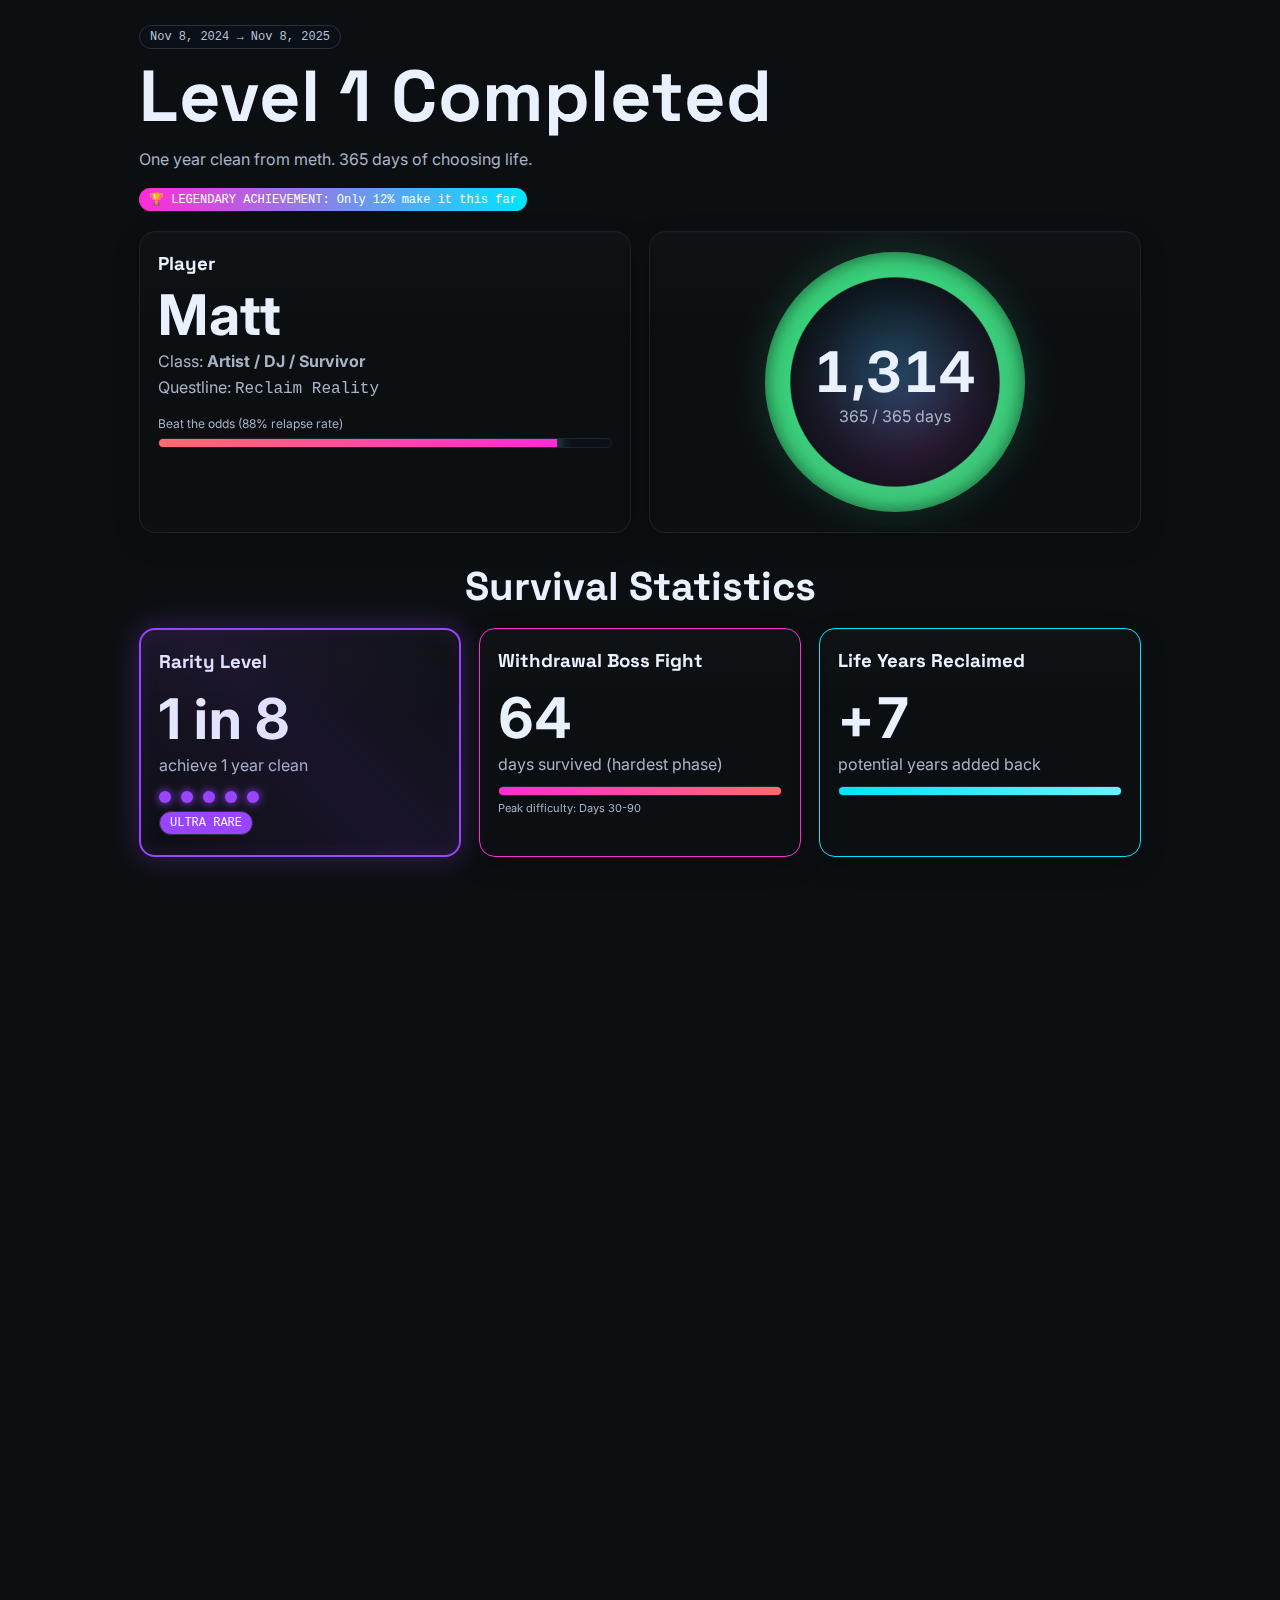
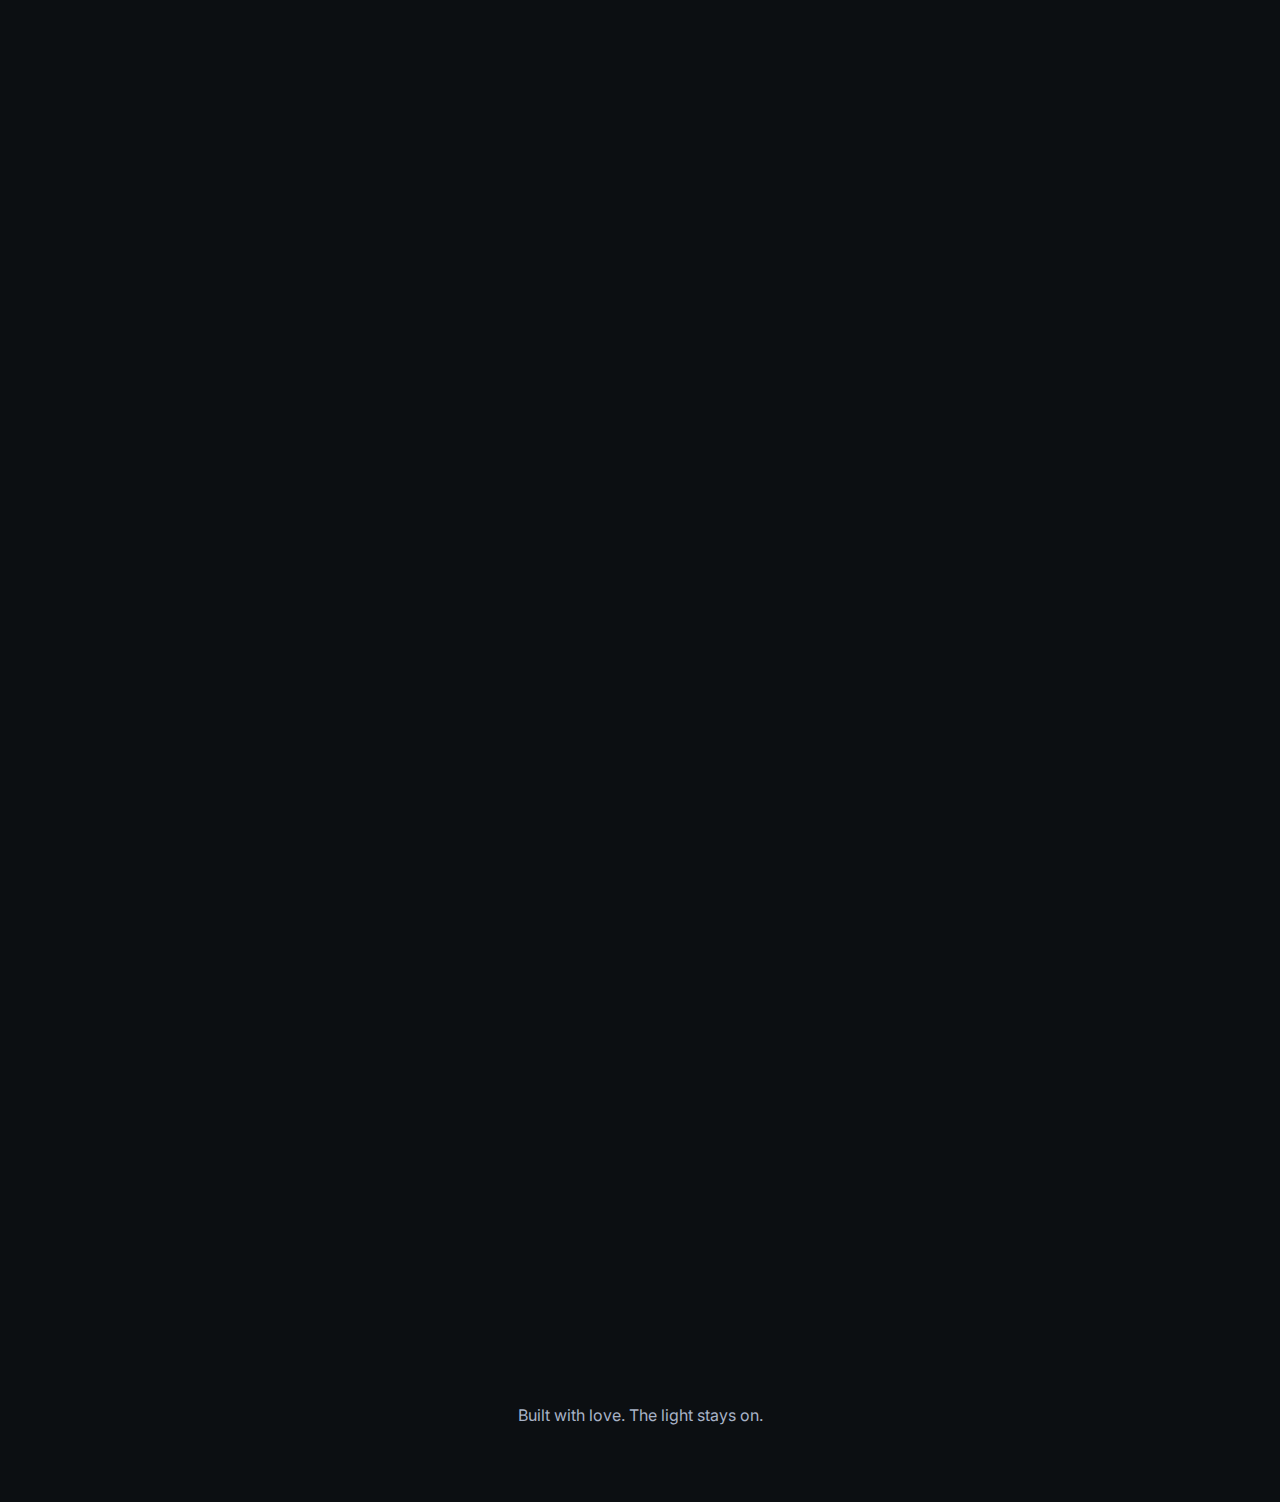
<file: sobriety-dashboard.html>
<!DOCTYPE html>
<html lang="en">
<head>
<meta charset="utf-8" />
<meta name="viewport" content="width=device-width, initial-scale=1" />
<title>Level 1 Completed — Matt's One Year Sober</title>
<link rel="preconnect" href="https://fonts.googleapis.com">
<link href="https://fonts.googleapis.com/css2?family=Space+Grotesk:wght@400;600;700&family=Inter:wght@400;600&display=swap" rel="stylesheet">
<style>
  :root{
    --bg:#0c0f12;
    --ink:#0a0a0c;
    --card:#11151a;
    --text:#e9f1ff;
    --muted:#a8b3c7;
    --neon:#00e5ff;      /* electric cyan */
    --neon2:#ff2bd6;     /* hot pink thread */
    --glow:#6df0ff;
    --gold:#ffd166;
    --green:#3ad07a;
    --red:#ff6b6b;
    --orange:#ff9f1a;
    --legendary:#9945ff;
  }
  *{box-sizing:border-box}
  html,body{margin:0;background:var(--bg);color:var(--text);font-family:"Inter",system-ui,-apple-system,Segoe UI,Roboto,Arial,sans-serif}
  .wrap{max-width:1050px;margin:0 auto;padding:24px}
  h1,h2,h3{font-family:"Space Grotesk",system-ui,sans-serif;margin:0 0 12px}
  h1{font-size:clamp(38px,6vw,72px);line-height:1.05;letter-spacing:.5px}
  h2{font-size:clamp(24px,3.6vw,40px)}
  p{color:var(--muted);line-height:1.6;margin:0}

  /* ====== Global vibes (art-inspired) ====== */
  /* Radial burst background */
  .burst{
    position:fixed;inset:-20vmax;z-index:-2;
    background:
      radial-gradient(closest-side at 55% 52%, rgba(255,195,0,.08), transparent 55%),
      radial-gradient(closest-side at 45% 48%, rgba(255,43,214,.10), transparent 62%),
      radial-gradient(circle at 50% 50%, rgba(0,229,255,.10), transparent 70%),
      radial-gradient(circle at 50% 50%, rgba(255,255,255,.03), transparent 100%);
    filter: saturate(110%);
  }
  /* Hot-pink "string" web overlay */
  .thread{
    position:fixed;inset:0;pointer-events:none;z-index:-1;
    background-image:
      repeating-linear-gradient(25deg, rgba(255,43,214,.095) 0 2px, transparent 2px 46px),
      repeating-linear-gradient(115deg, rgba(255,43,214,.08) 0 2px, transparent 2px 60px);
    mask-image: radial-gradient(60% 60% at 50% 50%, #000 50%, transparent 85%);
    opacity:.9;
  }

  /* Checkerboard warp divider */
  .checker{
    --size:32px;
    background:
      conic-gradient(from 0deg at 50% 50%, #000 25%, #fff 0 50%, #000 0 75%, #fff 0) 0 0/var(--size) var(--size);
    filter: grayscale(1) brightness(0.8);
    transform: perspective(900px) rotateX(55deg) scaleY(.75);
    border-radius:18px;
    border:1px solid #1c222b;
    box-shadow: 0 30px 80px rgba(0,0,0,.35) inset, 0 6px 24px rgba(0,0,0,.4);
  }

  /* Drip mask for section transitions */
  .drip{
    --c: var(--neon2);
    position:relative;overflow:hidden;border-radius:18px;
    border:1px solid #1b212a;background:linear-gradient(180deg,#0e1319,#07090d);
  }
  .drip::before{
    content:"";position:absolute;inset:-80px -10px auto -10px;height:140px;
    background:
      radial-gradient(20px 55px at 8% 60%, var(--c) 60%, transparent 62%),
      radial-gradient(24px 70px at 22% 60%, var(--c) 60%, transparent 62%),
      radial-gradient(18px 63px at 36% 60%, var(--c) 60%, transparent 62%),
      radial-gradient(24px 65px at 50% 60%, var(--c) 60%, transparent 62%),
      radial-gradient(22px 70px at 64% 60%, var(--c) 60%, transparent 62%),
      radial-gradient(18px 60px at 78% 60%, var(--c) 60%, transparent 62%),
      radial-gradient(22px 66px at 92% 60%, var(--c) 60%, transparent 62%),
      linear-gradient(var(--c), var(--c));
    filter: drop-shadow(0 12px 18px rgba(255,43,214,.35));
    clip-path: polygon(0 0,100% 0,100% 60%,0 60%);
    opacity:.9;
  }

  /* Cards */
  .grid{display:grid;gap:18px}
  @media(min-width:860px){ .grid.cols-2{grid-template-columns:1fr 1fr} .grid.cols-3{grid-template-columns:repeat(3,1fr)} }
  .card{
    background:linear-gradient(180deg, rgba(255,255,255,.02), rgba(255,255,255,0) 40%);
    border:1px solid #1b212a;border-radius:16px;padding:20px 18px;
    box-shadow:0 8px 24px rgba(0,0,0,.25), inset 0 1px 0 rgba(255,255,255,.02);
    backdrop-filter: blur(4px);
    position:relative;
    overflow:hidden;
  }
  .card.legendary{
    border:2px solid var(--legendary);
    box-shadow:0 0 30px rgba(153,69,255,.3), inset 0 0 20px rgba(153,69,255,.1);
  }
  .card.legendary::before{
    content:"";position:absolute;inset:0;
    background:linear-gradient(45deg, transparent, rgba(153,69,255,.1), transparent);
    animation:shimmer 3s infinite;
  }
  @keyframes shimmer{
    0%{transform:translateX(-100%)}
    100%{transform:translateX(100%)}
  }
  .tag{display:inline-block;font-size:12px;padding:4px 10px;border-radius:999px;border:1px solid #27303b;color:#b7c4da;background:#0b1016}
  .big{font-size:clamp(32px,5vw,56px);font-weight:700;letter-spacing:.5px}
  .mono{font-family: ui-monospace, SFMono-Regular, Menlo, Consolas, monospace}

  /* Bars / visual metrics */
  .bar{height:10px;border-radius:999px;background:#0b1117;border:1px solid #1c2430;overflow:hidden;position:relative}
  .bar>span{display:block;height:100%;background:linear-gradient(90deg,var(--neon),var(--glow));box-shadow:0 0 16px var(--glow)}
  .shadowbar{position:relative}
  .shadowbar::after{
    content:"";position:absolute;inset:0;border-radius:999px;mix-blend-mode:screen;
    background:linear-gradient(90deg, transparent 0 30%, rgba(255,107,107,.25) 30% 100%);
    pointer-events:none
  }

  /* Rarity meter */
  .rarity-meter{
    display:flex;align-items:center;gap:10px;margin-top:12px;
  }
  .rarity-dot{
    width:12px;height:12px;border-radius:50%;background:#1c2430;
    transition:all .3s;
  }
  .rarity-dot.active{
    background:var(--legendary);
    box-shadow:0 0 10px var(--legendary);
  }

  /* Counters */
  .counter{font-variant-numeric:tabular-nums}

  /* Scroll reveal */
  .reveal{opacity:0;transform:translateY(22px) scale(.98);transition:opacity .65s ease, transform .65s ease}
  .reveal.show{opacity:1;transform:translateY(0) scale(1)}

  /* Hero progress ring */
  .ring{
    width:min(260px,60vw);aspect-ratio:1;border-radius:50%;display:grid;place-items:center;position:relative;margin:auto;
    background:
      radial-gradient(closest-side,#0e1319 80%, transparent 81% 100%),
      conic-gradient(var(--green) calc(var(--pct)*1%), rgba(255,255,255,.08) 0);
    box-shadow:0 0 40px rgba(61, 255, 177, .15), inset 0 0 20px rgba(0,0,0,.6);
  }
  .ring::after{
    content:"";position:absolute;inset:18px;border-radius:50%;
    background:
      radial-gradient(circle at 50% 45%, rgba(0,229,255,.25), transparent 55%),
      radial-gradient(circle at 55% 60%, rgba(255,43,214,.18), transparent 65%);
    filter: blur(12px)
  }

  /* Heatmap grid */
  .heatmap{
    display:grid;grid-template-columns:repeat(auto-fill,minmax(20px,1fr));gap:2px;
    margin-top:12px;
  }
  .heat-cell{
    aspect-ratio:1;border-radius:2px;background:#0b1117;
    transition:all .3s;
  }
  .heat-cell.low{background:#1c3a3a}
  .heat-cell.med{background:#2d5a5a}
  .heat-cell.high{background:#3ad07a}
  .heat-cell.peak{background:#00e5ff;box-shadow:0 0 8px #00e5ff}

  /* Vinyl */
  .vinyl{
    width:160px;aspect-ratio:1;border-radius:50%;
    background:
      radial-gradient(circle at 50% 50%, #111 0 40%, #000 41% 44%, #111 45% 50%, #000 51%),
      repeating-radial-gradient(circle at 50% 50%, rgba(255,255,255,.07) 0 1px, transparent 1px 3px);
    box-shadow:0 8px 24px rgba(0,0,0,.35);position:relative;margin:auto;animation:spin 12s linear infinite;
  }
  .vinyl::before{content:"";position:absolute;inset:58px;border-radius:50%;background:radial-gradient(#ff4dc2,#ff2bd6)}
  @keyframes spin{to{transform:rotate(1turn)}}

  /* CTA Paint area */
  .paint{
    border:1px dashed #2a3340;border-radius:16px;padding:16px;background:linear-gradient(180deg,#0a0f14,#091016);
  }
  .paint h3{margin-bottom:6px}
  .paint ul{margin:10px 0 0 18px;color:var(--muted)}
  .btn{
    display:inline-block;margin-top:12px;padding:10px 16px;border:1px solid #263141;border-radius:12px;text-decoration:none;color:var(--text);
    background:linear-gradient(180deg,#0d141b,#0a0f14);box-shadow:0 8px 20px rgba(0,0,0,.35), inset 0 1px 0 rgba(255,255,255,.04)
  }
  .btn--neon{border-color:#0e3a42; background:linear-gradient(180deg,#031d23,#041116); box-shadow:0 0 24px rgba(0,229,255,.22)}
  .center{text-align:center}

  /* Tiny helper */
  .muted{color:var(--muted)}
  .pulse{animation:pulse 2s infinite}
  @keyframes pulse{
    0%,100%{transform:scale(1);opacity:1}
    50%{transform:scale(1.05);opacity:.9}
  }
</style>
</head>
<body>
<div class="burst"></div>
<div class="thread"></div>

<div class="wrap">
  <!-- ===== HERO ===== -->
  <section class="reveal" id="hero">
    <span class="tag mono" id="date-range">Nov 8, 2024 → Nov 8, 2025</span>
    <h1 style="margin-top:10px">Level 1 Completed</h1>
    <p class="muted" id="subtitle" style="margin-bottom:8px">One year clean from meth. 365 days of choosing life.</p>
    <div class="tag mono pulse" style="background:linear-gradient(90deg,#ff2bd6,#00e5ff);color:#fff;border:none;margin-top:8px">
      🏆 LEGENDARY ACHIEVEMENT: Only 12% make it this far
    </div>

    <div class="grid cols-2" style="margin-top:20px">
      <div class="card">
        <h3 style="margin-bottom:6px">Player</h3>
        <div class="big" id="player-name">Matt</div>
        <p class="muted">Class: <strong id="player-class">Artist / DJ / Survivor</strong></p>
        <p class="muted">Questline: <span class="mono">Reclaim Reality</span></p>
        <div style="margin-top:12px">
          <p class="muted" style="font-size:12px;margin-bottom:4px">Beat the odds (88% relapse rate)</p>
          <div class="bar"><span style="width:88%;background:linear-gradient(90deg,#ff6b6b,#ff2bd6)"></span></div>
        </div>
      </div>

      <div class="card center">
        <div class="ring" id="ring" style="--pct:100">
          <div style="z-index:1;position:relative">
            <div class="big counter" id="xp">3,650 XP</div>
            <div class="muted">365 / 365 days</div>
          </div>
        </div>
      </div>
    </div>
  </section>

  <!-- ===== RARITY & SURVIVAL ===== -->
  <section class="reveal" style="margin-top:28px">
    <h2 style="text-align:center;margin-bottom:16px">Survival Statistics</h2>
    <div class="grid cols-3">
      <div class="card legendary">
        <h3>Rarity Level</h3>
        <div class="big">1 in 8</div>
        <p class="muted">achieve 1 year clean</p>
        <div class="rarity-meter">
          <div class="rarity-dot active"></div>
          <div class="rarity-dot active"></div>
          <div class="rarity-dot active"></div>
          <div class="rarity-dot active"></div>
          <div class="rarity-dot active"></div>
        </div>
        <span class="tag mono" style="background:var(--legendary);color:#fff;margin-top:8px">ULTRA RARE</span>
      </div>
      
      <div class="card" style="border-color:#ff2bd6">
        <h3>Withdrawal Boss Fight</h3>
        <div class="big counter">180</div>
        <p class="muted">days survived (hardest phase)</p>
        <div class="bar" style="margin-top:8px">
          <span style="width:100%;background:linear-gradient(90deg,#ff2bd6,#ff6b6b)"></span>
        </div>
        <p class="muted" style="font-size:11px;margin-top:4px">Peak difficulty: Days 30-90</p>
      </div>
      
      <div class="card" style="border-color:#00e5ff">
        <h3>Life Years Reclaimed</h3>
        <div class="big counter">+7</div>
        <p class="muted">potential years added back</p>
        <div class="bar" style="margin-top:8px">
          <span style="width:100%;background:linear-gradient(90deg,#00e5ff,#6df0ff)"></span>
        </div>
      </div>
    </div>
  </section>

  <!-- ===== MONEY SAVED ===== -->
  <section class="reveal" style="margin-top:28px">
    <div class="drip" style="padding:26px 20px 20px">
      <h2>Gold Reclaimed</h2>
      <p class="muted">What you didn't spend on destruction became creation fuel.</p>
      <div class="grid cols-3" style="margin-top:14px">
        <div class="card">
          <h3>Avg Saved / Month</h3>
          <div class="big counter" id="avg-month">$800-$1,200</div>
          <div class="bar shadowbar" style="margin-top:8px">
            <span id="avg-month-bar" style="width:75%"></span>
          </div>
        </div>
        <div class="card">
          <h3>Total Year Saved</h3>
          <div class="big counter" id="year-total">$9,600-$14,400</div>
          <p class="muted" style="margin-top:6px">Enough for studio equipment</p>
        </div>
        <div class="card">
          <h3>Former Habit Cost</h3>
          <p class="muted">Shadow of what was spent</p>
          <div class="bar shadowbar"><span style="width:100%"></span></div>
        </div>
      </div>
    </div>
  </section>

  <!-- ===== MENTAL/PHYSICAL STATS ===== -->
  <section class="reveal" style="margin-top:22px">
    <h2 style="text-align:center;margin-bottom:16px">Recovery Metrics</h2>
    <div class="grid cols-3">
      <div class="card">
        <h3>Mental Clarity</h3>
        <div class="big">⭐⭐⭐⭐⭐</div>
        <p class="muted">fog → laser focus</p>
        <div class="bar" style="margin-top:8px">
          <span style="width:100%;background:var(--green)"></span>
        </div>
      </div>
      <div class="card">
        <h3>Physical Energy</h3>
        <div class="big">⭐⭐⭐⭐½</div>
        <p class="muted">exhaustion → vitality</p>
        <div class="bar" style="margin-top:8px">
          <span style="width:90%;background:var(--gold)"></span>
        </div>
      </div>
      <div class="card">
        <h3>Emotional Stability</h3>
        <div class="big">⭐⭐⭐⭐</div>
        <p class="muted">chaos → balance</p>
        <div class="bar" style="margin-top:8px">
          <span style="width:80%;background:var(--neon)"></span>
        </div>
      </div>
    </div>
  </section>

  <!-- ===== SPEEDRUN ACHIEVEMENT ===== -->
  <section class="reveal" style="margin-top:22px">
    <div class="card center" style="border:2px solid #ffd166">
      <h2>Speedrun Achievement</h2>
      <p class="muted">Average attempts before success: 7-13</p>
      <div class="big counter" style="color:#ffd166;margin:12px 0">You did it in ONE</div>
      <div class="tag mono" style="background:#ffd166;color:#000">NO DEATH RUN - FIRST TRY</div>
    </div>
  </section>

  <!-- ===== HEATMAP YEAR VIEW ===== -->
  <section class="reveal" style="margin-top:22px">
    <div class="checker" style="padding:22px">
      <h2>365 Day Heatmap</h2>
      <p class="muted">Every day a victory. Intensity = growth momentum.</p>
      <div class="heatmap" id="heatmap"></div>
    </div>
  </section>

  <!-- ===== DJ / VINYL ===== -->
  <section class="reveal" style="margin-top:22px">
    <div class="card center">
      <h2>Beats over Breaking Bad</h2>
      <div class="vinyl" aria-hidden="true"></div>
      <div class="big counter" id="sets">47</div>
      <p class="muted">DJ sets spun this year</p>
      <div class="tag mono" style="background:linear-gradient(90deg,#ff2bd6,#00e5ff);color:#fff;border:none;margin-top:12px">
        RAVE SOUL: RESTORED
      </div>
    </div>
  </section>

  <!-- ===== FINALE: START PAINTING AGAIN ===== -->
  <section class="reveal" style="margin:28px 0 60px">
    <div class="card paint">
      <h2>First Brushstroke — Year Two</h2>
      <p class="muted">You didn't quit art; you were gathering colors.</p>

      <div class="grid cols-2" style="margin-top:10px">
        <div>
          <h3>Concept</h3>
          <ul>
            <li>Canvas split: <em>Shadow Self</em> (muted greys) → <em>New Pulse</em> (neon cyan/pink burst)</li>
            <li>88% darkness defeated, 12% light victorious</li>
            <li>365 thin threads converging at center (daily choices)</li>
            <li>Pink drip at top edge (letting go of the poison)</li>
          </ul>
          <a class="btn btn--neon" href="#" onclick="window.scrollTo({top:0,behavior:'smooth'})">Day 366: Pick up the brush</a>
        </div>
        <div>
          <h3>Palette</h3>
          <ul>
            <li><span class="mono">#00E5FF</span> electric cyan (clarity)</li>
            <li><span class="mono">#FF2BD6</span> hot pink (rebirth)</li>
            <li><span class="mono">#9945FF</span> legendary purple</li>
            <li><span class="mono">#0C0F12</span> deep night (past)</li>
          </ul>
          <h3 style="margin-top:12px">Title Ideas</h3>
          <ul>
            <li><em>"1 in 1,000,000"</em></li>
            <li><em>"88% Defeated"</em></li>
            <li><em>"Level Two: Lightkeeper"</em></li>
            <li><em>"365 Threads of Choice"</em></li>
          </ul>
        </div>
      </div>
    </div>
  </section>

  <footer class="center muted" style="margin-bottom:60px">
    Built with love. The light stays on.
  </footer>
</div>

<script>
  /* ======= PERSONALIZE HERE ======= */
  const DATA = {
    name: "Matt",
    sobrietyStart: "2024-11-08",
    sobrietyEnd:   "2025-11-08",
    avgSavedPerMonth: [800, 1200],   // meth habit cost estimate
    djSets: 47,
    dailyXP: 10,
    relapseRate: 88,  // % who relapse
    survivalRate: 12,  // % who make it to 1 year
    avgRelapses: 10,   // average before success
    withdrawalDays: 180, // hardest phase
    lifeYearsGained: 7  // potential years added back
  };
  /* ======= END PERSONALIZE ======= */

  // Generate heatmap
  const heatmap = document.getElementById('heatmap');
  for(let i = 0; i < 365; i++) {
    const cell = document.createElement('div');
    cell.className = 'heat-cell';
    
    // Vary intensity based on progress through the year
    if(i < 30) cell.classList.add('low'); // First month hardest
    else if(i < 90) cell.classList.add('med'); // Getting stronger
    else if(i < 180) cell.classList.add('high'); // Building momentum
    else if(Math.random() > 0.3) cell.classList.add('peak'); // Victory lap
    else cell.classList.add('high');
    
    heatmap.appendChild(cell);
  }

  // Scroll reveal
  const obs = new IntersectionObserver((entries)=>{
    entries.forEach(e=>{ 
      if(e.isIntersecting){ 
        e.target.classList.add('show'); 
        obs.unobserve(e.target); 
      }
    });
  },{threshold:.15});
  
  document.querySelectorAll('.reveal').forEach(el=>obs.observe(el));

  // Animate counters
  function animateCounter(el, target, duration = 2000) {
    const start = 0;
    const increment = target / (duration / 16);
    let current = start;
    
    const timer = setInterval(() => {
      current += increment;
      if(current >= target) {
        current = target;
        clearInterval(timer);
      }
      el.textContent = Math.floor(current).toLocaleString();
    }, 16);
  }

  // Trigger counter animations when visible
  const counterObs = new IntersectionObserver((entries) => {
    entries.forEach(e => {
      if(e.isIntersecting) {
        const el = e.target;
        if(el.id === 'xp') animateCounter(el, 3650);
        if(el.textContent === '180') animateCounter(el, 180);
        if(el.textContent === '47') animateCounter(el, 47);
        counterObs.unobserve(el);
      }
    });
  }, {threshold: 0.5});

  document.querySelectorAll('.counter').forEach(el => counterObs.observe(el));
</script>
</body>
</html>
</file>
